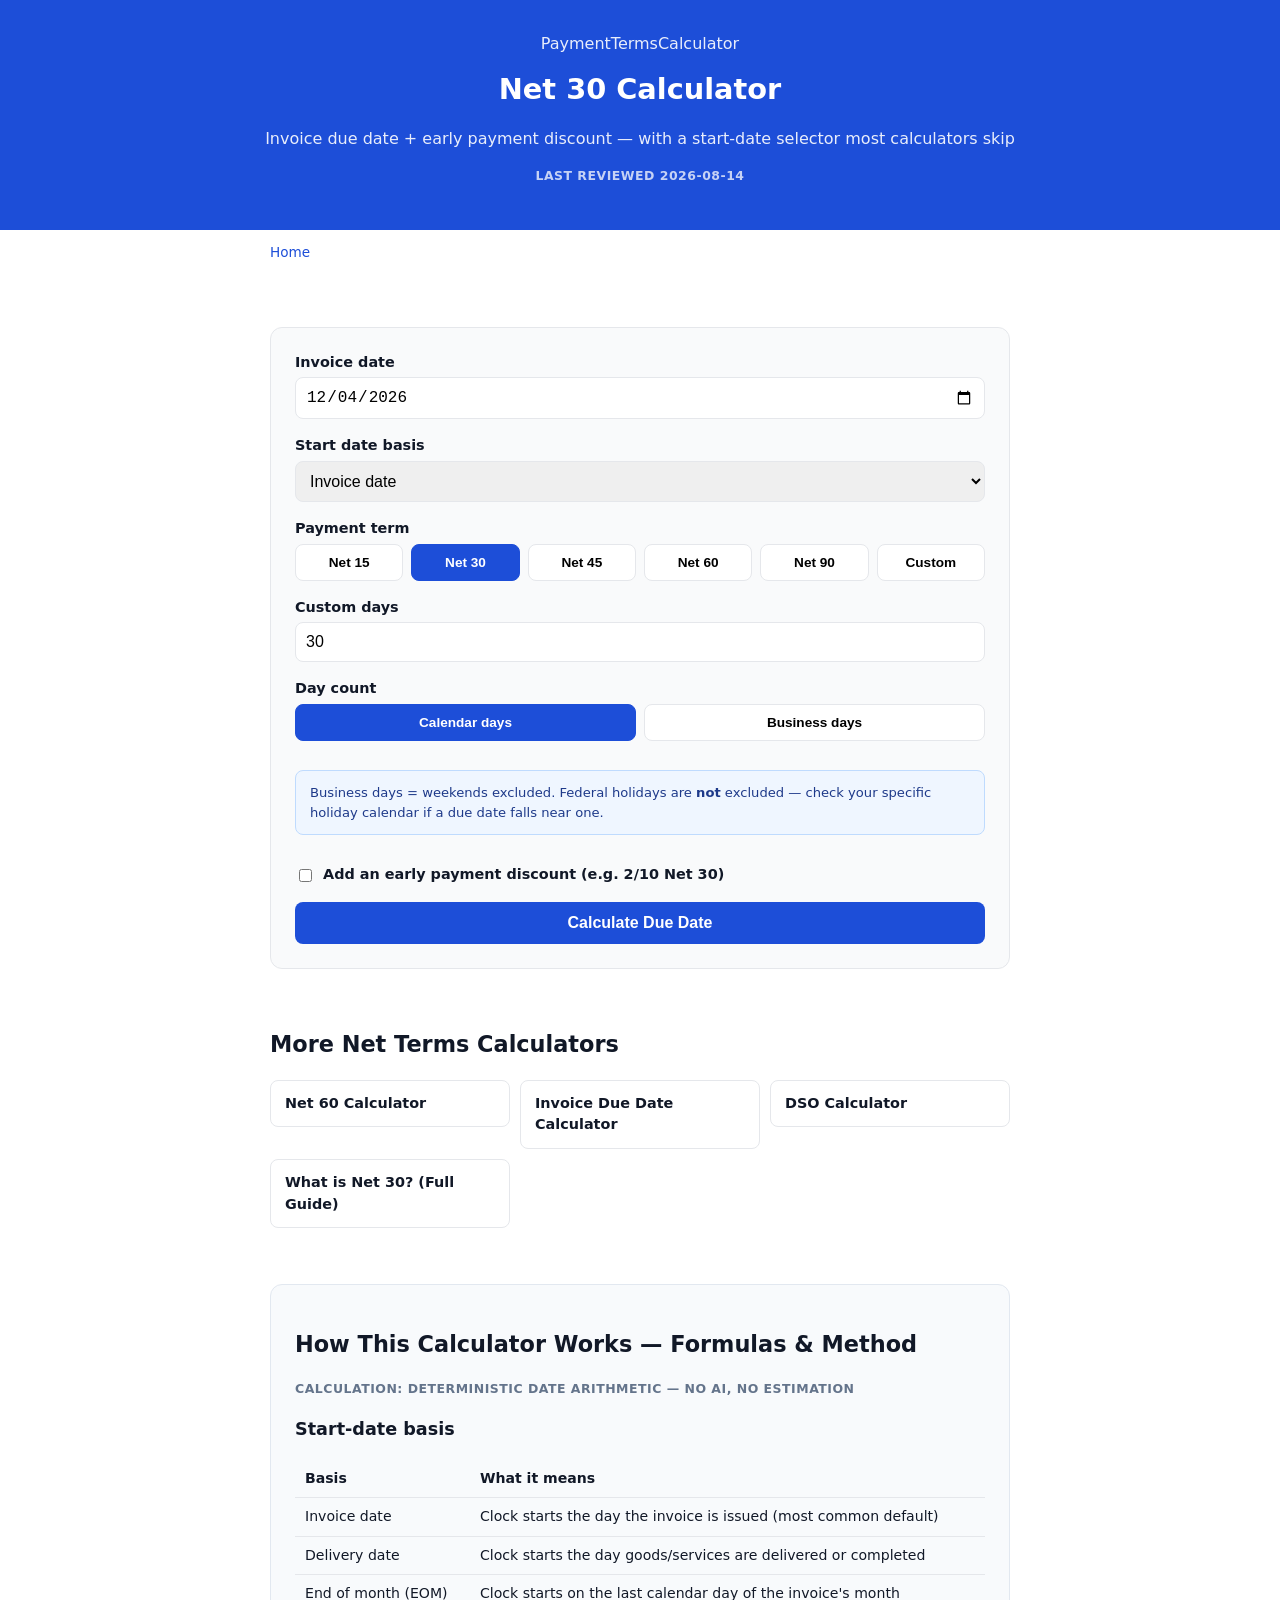
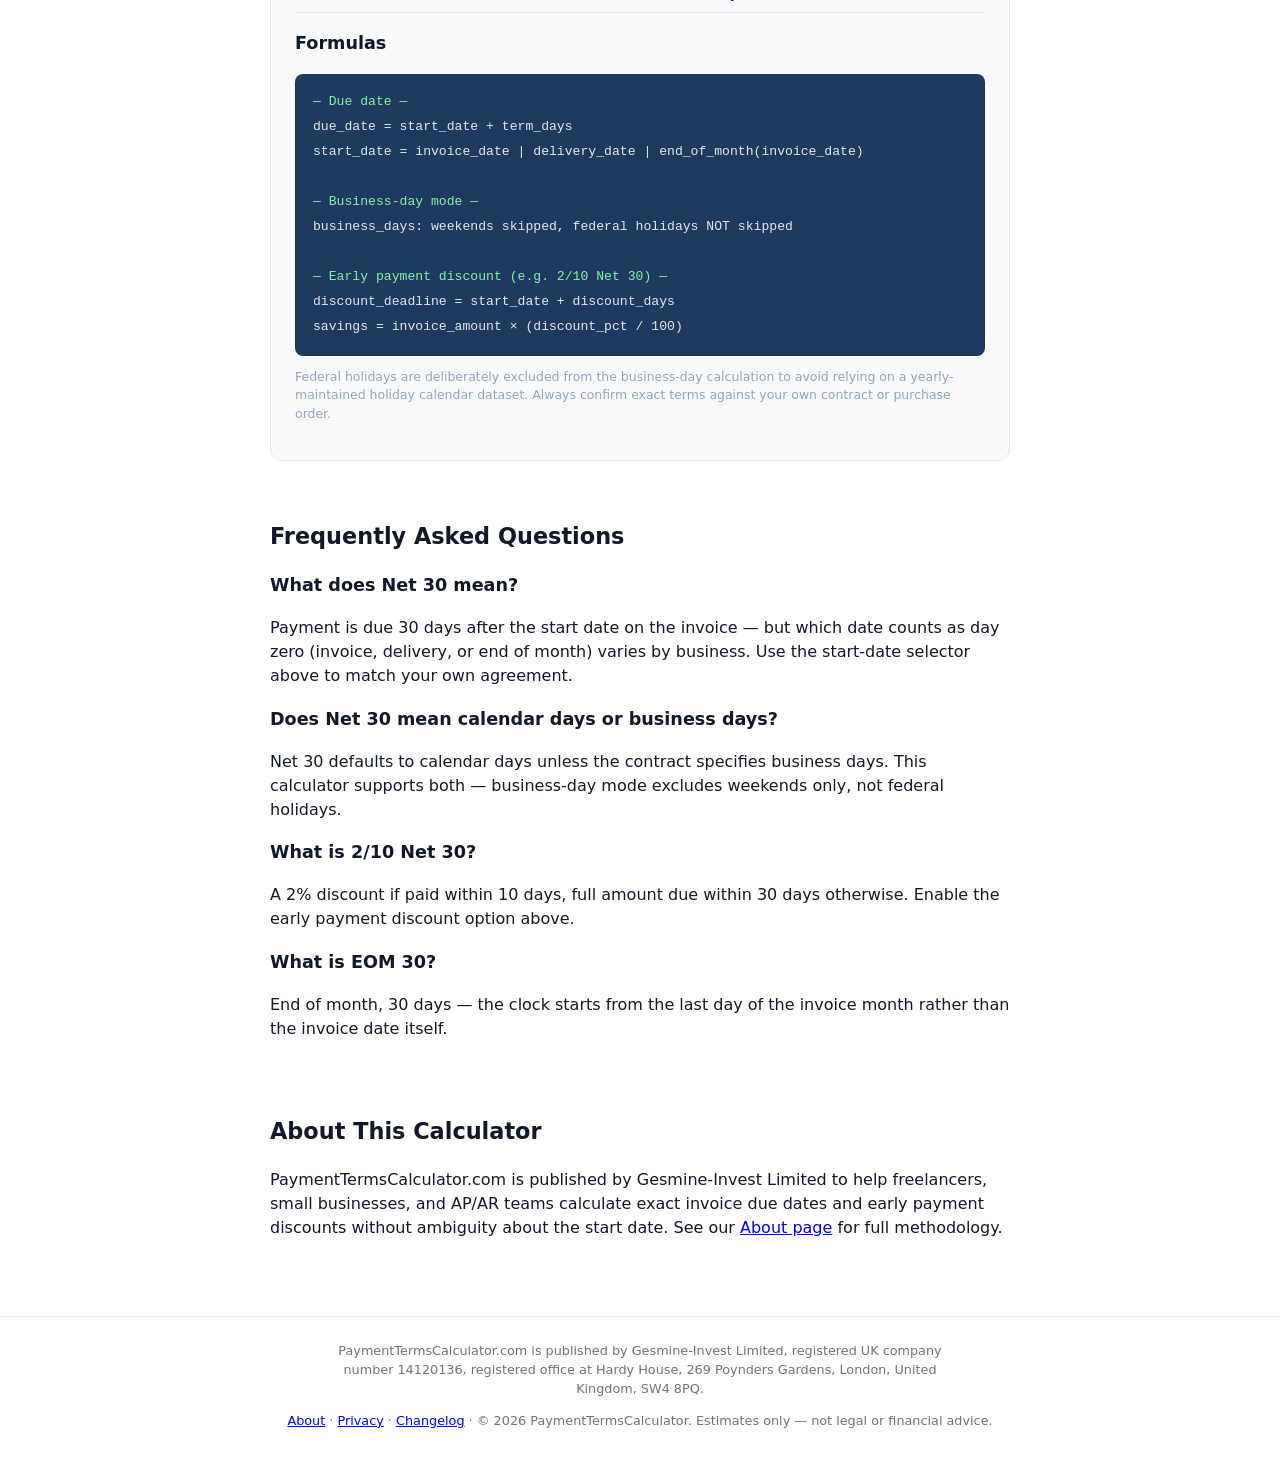
<file: index.html>
<!DOCTYPE html>
<html lang="en">
<head>
<meta charset="UTF-8">
<meta name="viewport" content="width=device-width, initial-scale=1.0">
<title>Net 30 Calculator — Invoice Due Date & Early Payment Discount (2026)</title>
<meta name="description" content="Free Net 30 due date calculator with a start-date selector (invoice, delivery, or end-of-month) and business-days option. Plus 2/10 Net 30 early payment discount calculator.">
<meta name="keywords" content="net 30 calculator, net 60 calculator, invoice due date calculator, net 30 payment terms, 2/10 net 30, days sales outstanding calculator">
<link rel="canonical" href="https://paymenttermscalculator.com/">
<meta property="og:title" content="Net 30 Calculator — Invoice Due Date & Early Payment Discount">
<meta property="og:description" content="Calculate your Net 30 (or Net 15/45/60/90) due date from invoice date, delivery date, or end of month — calendar or business days.">
<meta property="og:type" content="website">
<meta property="og:url" content="https://paymenttermscalculator.com/">
<meta name="twitter:card" content="summary_large_image">
<meta name="google-site-verification" content="yZ4W-J5cxLhgf62e8ZMlWVyIHTKuGg93hFYg3uhtFoU" />
<link rel="icon" href="/favicon.svg" type="image/svg+xml">
<link rel="icon" href="/favicon.png" type="image/png">
<link rel="stylesheet" href="/assets/styles.css">
<script type="application/ld+json">
{
  "@context": "https://schema.org",
  "@graph": [
    {
      "@type": "WebApplication",
      "name": "Net 30 Calculator",
      "description": "Free calculator for Net 30/15/45/60/90 invoice due dates and 2/10 Net 30 early payment discounts, with a start-date basis selector (invoice date, delivery date, or end of month) and calendar/business-day modes.",
      "applicationCategory": "FinanceApplication",
      "operatingSystem": "Any",
      "offers": { "@type": "Offer", "price": "0", "priceCurrency": "USD" },
      "dateModified": "2026-08-14",
      "version": "2026-08-v1",
      "author": {
        "@type": "Organization",
        "name": "Gesmine-Invest Limited",
        "legalName": "Gesmine-Invest Limited",
        "url": "https://paymenttermscalculator.com",
        "identifier": { "@type": "PropertyValue", "propertyID": "UK Company Number", "value": "14120136" },
        "address": { "@type": "PostalAddress", "streetAddress": "Hardy House, 269 Poynders Gardens", "addressLocality": "London", "postalCode": "SW4 8PQ", "addressCountry": "GB" }
      },
      "publisher": {
        "@type": "Organization",
        "name": "Gesmine-Invest Limited",
        "legalName": "Gesmine-Invest Limited",
        "url": "https://paymenttermscalculator.com",
        "identifier": { "@type": "PropertyValue", "propertyID": "UK Company Number", "value": "14120136" },
        "address": { "@type": "PostalAddress", "streetAddress": "Hardy House, 269 Poynders Gardens", "addressLocality": "London", "postalCode": "SW4 8PQ", "addressCountry": "GB" }
      }
    },
    {
      "@type": "FAQPage",
      "mainEntity": [
        {
          "@type": "Question",
          "name": "What does Net 30 mean?",
          "acceptedAnswer": { "@type": "Answer", "text": "Net 30 means payment is due 30 days after the start date on the invoice — but which date counts as day zero varies by business: invoice date, delivery date, or end of the invoice month (EOM 30) are all used in practice. Use the start-date selector above to match your own agreement." }
        },
        {
          "@type": "Question",
          "name": "Does Net 30 mean calendar days or business days?",
          "acceptedAnswer": { "@type": "Answer", "text": "Net 30 defaults to calendar days unless the contract specifies business days. This calculator supports both — the business-days mode excludes weekends only; it does not exclude federal holidays, so check your own calendar if the due date falls near one." }
        },
        {
          "@type": "Question",
          "name": "What is 2/10 Net 30?",
          "acceptedAnswer": { "@type": "Answer", "text": "2/10 Net 30 means the buyer gets a 2% discount if they pay within 10 days of the start date, with the full amount due within 30 days otherwise. Enable the early payment discount option above to calculate your deadline and savings." }
        },
        {
          "@type": "Question",
          "name": "How do I calculate a Net 30 due date?",
          "acceptedAnswer": { "@type": "Answer", "text": "Due date = start date + 30 days. Enter your invoice date, choose your start-date basis (invoice, delivery, or end of month) and day-count mode (calendar or business days), and the calculator returns the exact due date." }
        },
        {
          "@type": "Question",
          "name": "What is EOM 30 payment terms?",
          "acceptedAnswer": { "@type": "Answer", "text": "EOM 30 (end of month, 30 days) means the 30-day clock starts from the last day of the invoice month, not the invoice date itself — so an invoice dated any day in August is due 30 days after August 31." }
        },
        {
          "@type": "Question",
          "name": "Is Net 30 the same for every invoice?",
          "acceptedAnswer": { "@type": "Answer", "text": "No — Net 30 is a common default but the actual start date (invoice, delivery, or EOM) and day-count method (calendar or business) vary by vendor agreement. Always confirm the specific terms on your contract or purchase order." }
        }
      ]
    },
    {
      "@type": "BreadcrumbList",
      "itemListElement": [
        { "@type": "ListItem", "position": 1, "name": "Home", "item": "https://paymenttermscalculator.com/" }
      ]
    }
  ]
}
</script>
</head>
<body>
<header>
  <a href="/">PaymentTermsCalculator</a>
  <h1>Net 30 Calculator</h1>
  <p>Invoice due date + early payment discount — with a start-date selector most calculators skip</p>
  <p class="reviewed-badge">Last reviewed 2026-08-14</p>
</header>
<nav class="crumbs"><a href="/">Home</a></nav>
<main>

<section>
  <form onsubmit="event.preventDefault(); calcDueDate();">
    <label>Invoice date
      <input type="date" id="invoiceDate" onchange="calcDueDate()">
    </label>

    <label>Start date basis
      <select id="basis" onchange="toggleBasisInputs(); calcDueDate();">
        <option value="invoice">Invoice date</option>
        <option value="delivery">Delivery date</option>
        <option value="eom">End of invoice month (EOM)</option>
      </select>
    </label>

    <label id="deliveryRow" style="display:none;">Delivery date
      <input type="date" id="deliveryDate" onchange="calcDueDate()">
    </label>

    <label>Payment term
      <div class="toggle-group" id="term-toggle">
        <button type="button" onclick="setTerm(this,15)">Net 15</button>
        <button type="button" class="active" onclick="setTerm(this,30)">Net 30</button>
        <button type="button" onclick="setTerm(this,45)">Net 45</button>
        <button type="button" onclick="setTerm(this,60)">Net 60</button>
        <button type="button" onclick="setTerm(this,90)">Net 90</button>
        <button type="button" onclick="setTerm(this,'custom')">Custom</button>
      </div>
    </label>
    <label class="concession-input" style="display:flex;">
      <span>Custom days</span>
      <input type="number" id="customDays" min="1" value="30" onchange="calcDueDate()">
    </label>

    <label>Day count
      <div class="toggle-group" id="daymode-toggle">
        <button type="button" class="active" onclick="setDayMode(this,'calendar')">Calendar days</button>
        <button type="button" onclick="setDayMode(this,'business')">Business days</button>
      </div>
    </label>
    <p class="basis-note">Business days = weekends excluded. Federal holidays are <strong>not</strong> excluded — check your specific holiday calendar if a due date falls near one.</p>

    <label style="flex-direction:row;align-items:center;gap:8px;">
      <input type="checkbox" id="discountEnable" onchange="toggleDiscountSection()" style="width:auto;">
      <span>Add an early payment discount (e.g. 2/10 Net 30)</span>
    </label>
    <div id="discountFields" style="display:none;grid-template-columns:1fr 1fr 1fr;gap:12px;">
      <label>Discount days<input type="number" id="discountDays" value="10" onchange="calcDueDate()"></label>
      <label>Discount %<input type="number" id="discountPct" value="2" step="0.1" onchange="calcDueDate()"></label>
      <label>Invoice amount ($)<input type="number" id="invoiceAmount" value="0" onchange="calcDueDate()"></label>
    </div>

    <button type="submit" class="submit-btn">Calculate Due Date</button>
  </form>

  <div id="results" style="display:none;margin-top:20px;padding:20px;background:var(--brand-light);border-radius:var(--radius);">
    <div class="result-amount" id="r-due"></div>
    <div class="result-row"><span>Start date used</span><span id="r-start"></span></div>
    <div class="result-row"><span>Days remaining</span><span id="r-remaining"></span></div>
    <div id="discount-result-row" style="display:none;margin-top:12px;padding-top:12px;border-top:1px solid rgba(0,0,0,.1);">
      <div class="result-row"><span>Discount deadline</span><span id="r-discount-deadline"></span></div>
      <div class="result-row"><span>Savings if paid early</span><span id="r-discount-savings"></span></div>
      <div class="result-row"><span>Amount due if paid early</span><span id="r-discount-amount-due"></span></div>
    </div>
  </div>
</section>

<section>
  <h2>More Net Terms Calculators</h2>
  <ul class="tool-links">
    <li><a href="/net-60-calculator/">Net 60 Calculator</a></li>
    <li><a href="/invoice-due-date-calculator/">Invoice Due Date Calculator</a></li>
    <li><a href="/days-sales-outstanding-calculator/">DSO Calculator</a></li>
    <li><a href="/net-30-payment-terms-explained/">What is Net 30? (Full Guide)</a></li>
  </ul>
</section>

<section class="formula-section">
  <h2>How This Calculator Works — Formulas &amp; Method</h2>
  <p class="source-line">Calculation: deterministic date arithmetic — no AI, no estimation</p>
  <h3>Start-date basis</h3>
  <table>
    <tr><th>Basis</th><th>What it means</th></tr>
    <tr><td>Invoice date</td><td>Clock starts the day the invoice is issued (most common default)</td></tr>
    <tr><td>Delivery date</td><td>Clock starts the day goods/services are delivered or completed</td></tr>
    <tr><td>End of month (EOM)</td><td>Clock starts on the last calendar day of the invoice's month</td></tr>
  </table>
  <h3>Formulas</h3>
  <div class="formula-code">
    <span style="color:#86efac;">— Due date —</span><br>
    due_date = start_date + term_days<br>
    start_date = invoice_date | delivery_date | end_of_month(invoice_date)<br><br>
    <span style="color:#86efac;">— Business-day mode —</span><br>
    business_days: weekends skipped, federal holidays NOT skipped<br><br>
    <span style="color:#86efac;">— Early payment discount (e.g. 2/10 Net 30) —</span><br>
    discount_deadline = start_date + discount_days<br>
    savings = invoice_amount × (discount_pct / 100)
  </div>
  <p class="formula-footnote">Federal holidays are deliberately excluded from the business-day calculation to avoid relying on a yearly-maintained holiday calendar dataset. Always confirm exact terms against your own contract or purchase order.</p>
</section>

<section>
  <h2>Frequently Asked Questions</h2>
  <div class="faq-item"><h3>What does Net 30 mean?</h3><p>Payment is due 30 days after the start date on the invoice — but which date counts as day zero (invoice, delivery, or end of month) varies by business. Use the start-date selector above to match your own agreement.</p></div>
  <div class="faq-item"><h3>Does Net 30 mean calendar days or business days?</h3><p>Net 30 defaults to calendar days unless the contract specifies business days. This calculator supports both — business-day mode excludes weekends only, not federal holidays.</p></div>
  <div class="faq-item"><h3>What is 2/10 Net 30?</h3><p>A 2% discount if paid within 10 days, full amount due within 30 days otherwise. Enable the early payment discount option above.</p></div>
  <div class="faq-item"><h3>What is EOM 30?</h3><p>End of month, 30 days — the clock starts from the last day of the invoice month rather than the invoice date itself.</p></div>
</section>

<section class="eeat-title">
  <h2>About This Calculator</h2>
  <p>PaymentTermsCalculator.com is published by Gesmine-Invest Limited to help freelancers, small businesses, and AP/AR teams calculate exact invoice due dates and early payment discounts without ambiguity about the start date. See our <a href="/about/">About page</a> for full methodology.</p>
</section>

</main>
<footer>
<p>PaymentTermsCalculator.com is published by Gesmine-Invest Limited, registered UK company number 14120136, registered office at Hardy House, 269 Poynders Gardens, London, United Kingdom, SW4 8PQ.</p>
<p><a href="/about/">About</a> · <a href="/privacy/">Privacy</a> · <a href="/changelog/">Changelog</a> · &copy; 2026 PaymentTermsCalculator. Estimates only — not legal or financial advice.</p>
</footer>
<script src="/assets/calc-engine.js"></script>
<script>
document.getElementById('invoiceDate').value = new Date().toISOString().slice(0,10);
</script>
</body>
</html>
</file>
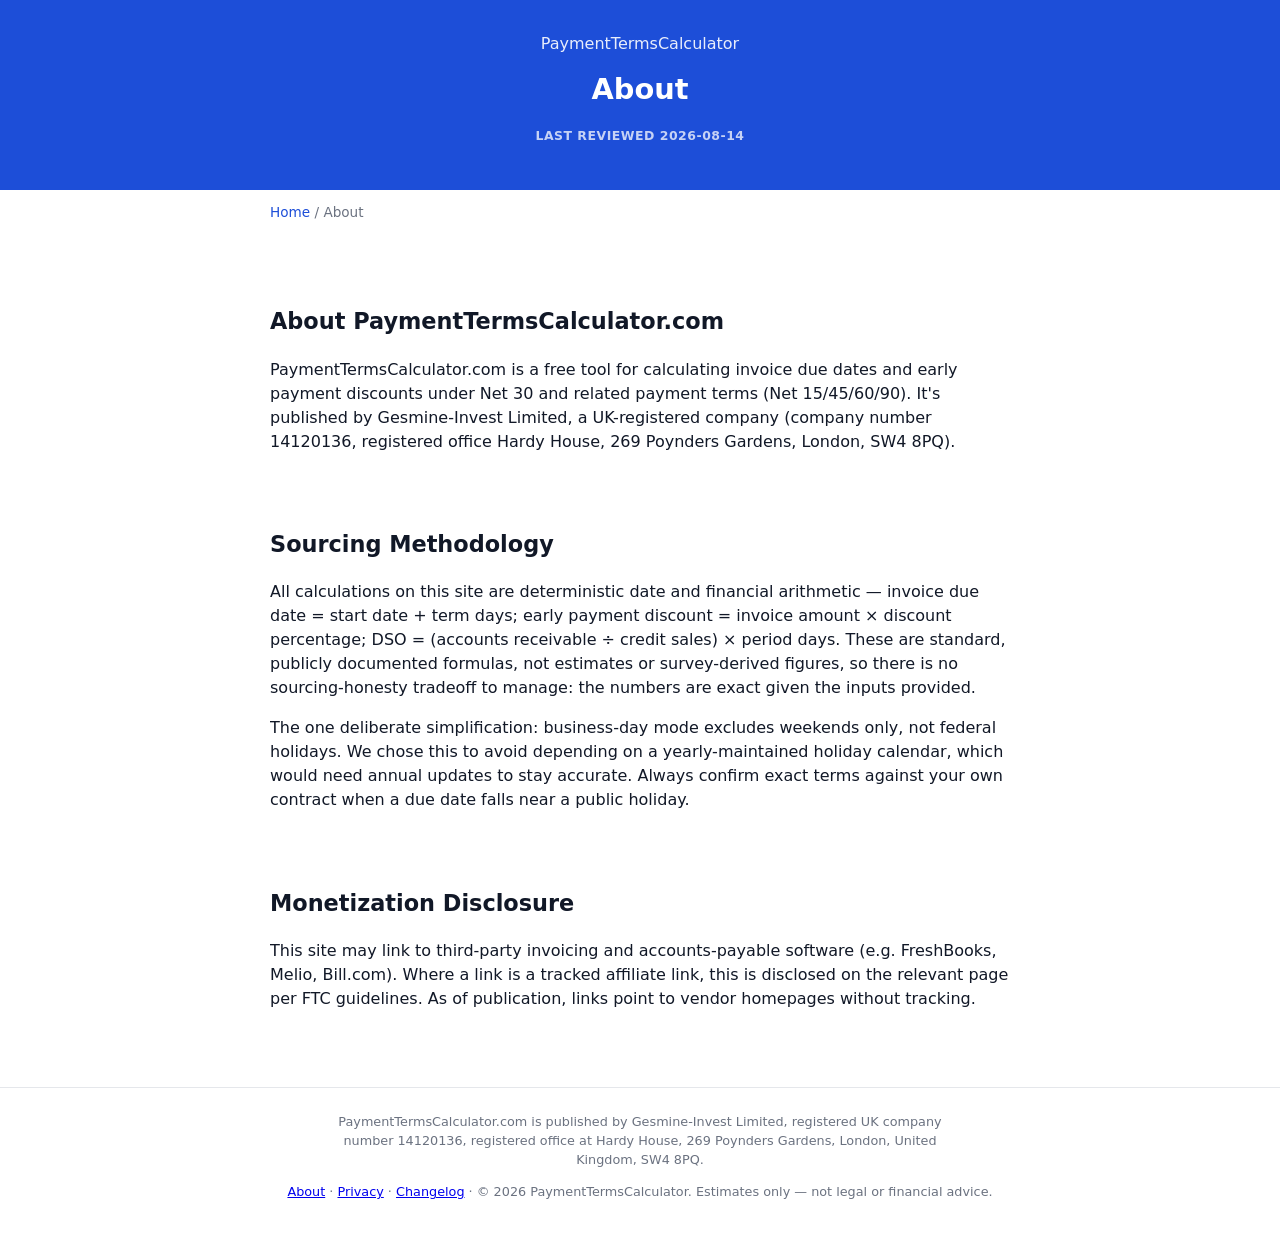
<file: about/index.html>
<!DOCTYPE html>
<html lang="en">
<head>
<meta charset="UTF-8">
<meta name="viewport" content="width=device-width, initial-scale=1.0">
<title>About — PaymentTermsCalculator.com</title>
<meta name="description" content="About PaymentTermsCalculator.com — publisher info, calculation methodology, and monetization disclosure.">
<link rel="canonical" href="https://paymenttermscalculator.com/about/">
<meta property="og:title" content="About — PaymentTermsCalculator.com">
<meta property="og:description" content="About PaymentTermsCalculator.com — publisher info, calculation methodology, and monetization disclosure.">
<meta property="og:type" content="website">
<meta property="og:url" content="https://paymenttermscalculator.com/about/">
<meta name="twitter:card" content="summary_large_image">
<meta name="google-site-verification" content="yZ4W-J5cxLhgf62e8ZMlWVyIHTKuGg93hFYg3uhtFoU" />
<link rel="icon" href="/favicon.svg" type="image/svg+xml">
<link rel="icon" href="/favicon.png" type="image/png">
<link rel="stylesheet" href="/assets/styles.css">
<script type="application/ld+json">{"@context":"https://schema.org","@graph":[{"@type":"Organization","name":"Gesmine-Invest Limited","legalName":"Gesmine-Invest Limited","url":"https://paymenttermscalculator.com","identifier":{"@type":"PropertyValue","propertyID":"UK Company Number","value":"14120136"},"address":{"@type":"PostalAddress","streetAddress":"Hardy House, 269 Poynders Gardens","addressLocality":"London","postalCode":"SW4 8PQ","addressCountry":"GB"}}]}</script>
</head>
<body>
<header>
  <a href="/">PaymentTermsCalculator</a>
  <h1>About</h1>
  <p></p>
  <p class="reviewed-badge">Last reviewed 2026-08-14</p>
</header>
<nav class="crumbs"><a href="/">Home</a> / About</nav>
<main>

<section>
  <h2>About PaymentTermsCalculator.com</h2>
  <p>PaymentTermsCalculator.com is a free tool for calculating invoice due dates and early payment discounts under Net 30 and related payment terms (Net 15/45/60/90). It's published by Gesmine-Invest Limited, a UK-registered company (company number 14120136, registered office Hardy House, 269 Poynders Gardens, London, SW4 8PQ).</p>
</section>
<section>
  <h2>Sourcing Methodology</h2>
  <p>All calculations on this site are deterministic date and financial arithmetic — invoice due date = start date + term days; early payment discount = invoice amount × discount percentage; DSO = (accounts receivable ÷ credit sales) × period days. These are standard, publicly documented formulas, not estimates or survey-derived figures, so there is no sourcing-honesty tradeoff to manage: the numbers are exact given the inputs provided.</p>
  <p>The one deliberate simplification: business-day mode excludes weekends only, not federal holidays. We chose this to avoid depending on a yearly-maintained holiday calendar, which would need annual updates to stay accurate. Always confirm exact terms against your own contract when a due date falls near a public holiday.</p>
</section>
<section>
  <h2>Monetization Disclosure</h2>
  <p>This site may link to third-party invoicing and accounts-payable software (e.g. FreshBooks, Melio, Bill.com). Where a link is a tracked affiliate link, this is disclosed on the relevant page per FTC guidelines. As of publication, links point to vendor homepages without tracking.</p>
</section>
</main>
<footer>
<p>PaymentTermsCalculator.com is published by Gesmine-Invest Limited, registered UK company number 14120136, registered office at Hardy House, 269 Poynders Gardens, London, United Kingdom, SW4 8PQ.</p>
<p><a href="/about/">About</a> · <a href="/privacy/">Privacy</a> · <a href="/changelog/">Changelog</a> · &copy; 2026 PaymentTermsCalculator. Estimates only — not legal or financial advice.</p>
</footer>
<script src="/assets/calc-engine.js"></script>
</body>
</html>
</file>
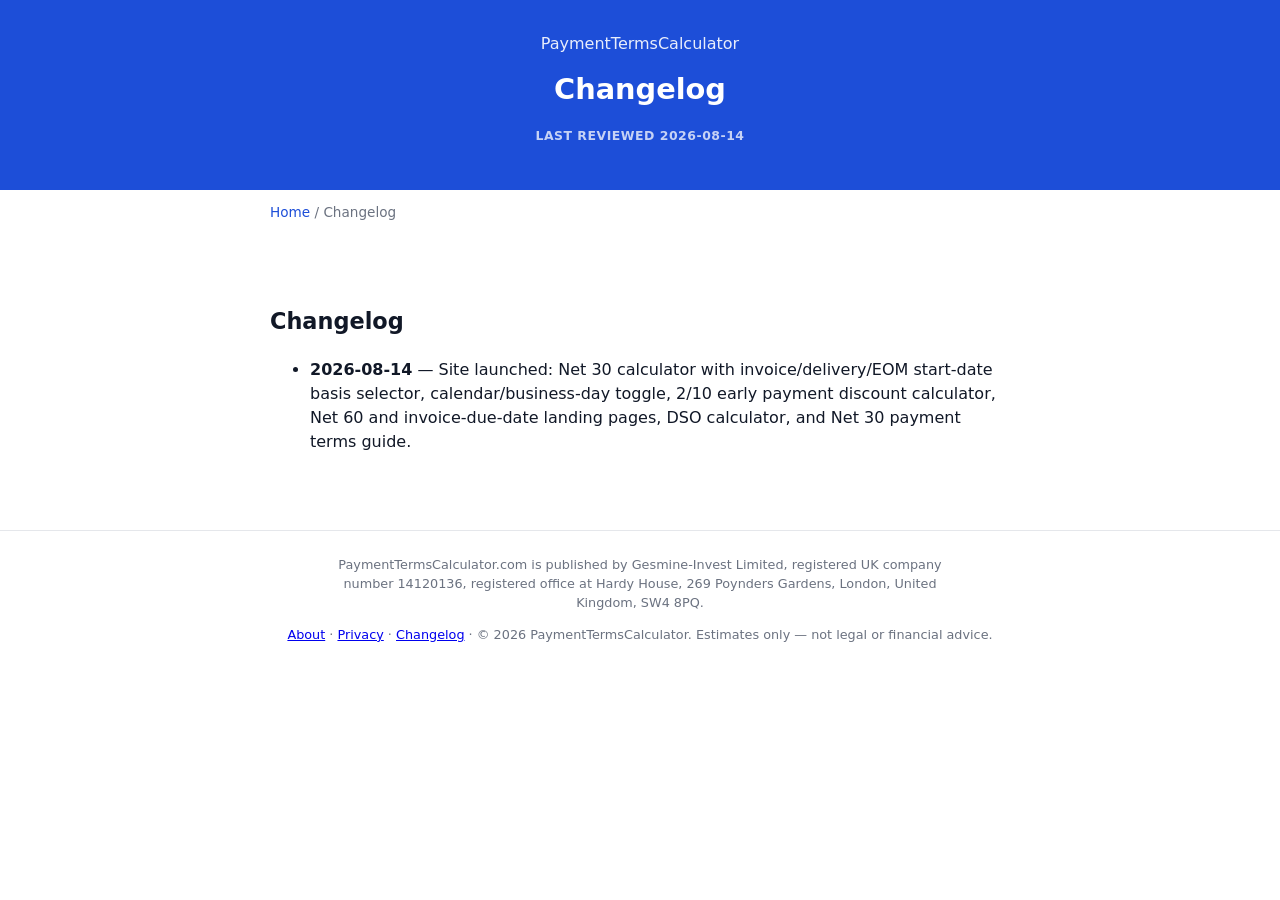
<file: changelog/index.html>
<!DOCTYPE html>
<html lang="en">
<head>
<meta charset="UTF-8">
<meta name="viewport" content="width=device-width, initial-scale=1.0">
<title>Changelog — PaymentTermsCalculator.com</title>
<meta name="description" content="What changed on PaymentTermsCalculator.com and when.">
<link rel="canonical" href="https://paymenttermscalculator.com/changelog/">
<meta property="og:title" content="Changelog — PaymentTermsCalculator.com">
<meta property="og:description" content="What changed on PaymentTermsCalculator.com and when.">
<meta property="og:type" content="website">
<meta property="og:url" content="https://paymenttermscalculator.com/changelog/">
<meta name="twitter:card" content="summary_large_image">
<meta name="google-site-verification" content="yZ4W-J5cxLhgf62e8ZMlWVyIHTKuGg93hFYg3uhtFoU" />
<link rel="icon" href="/favicon.svg" type="image/svg+xml">
<link rel="icon" href="/favicon.png" type="image/png">
<link rel="stylesheet" href="/assets/styles.css">
<script type="application/ld+json">{"@context":"https://schema.org","@graph":[{"@type":"Organization","name":"Gesmine-Invest Limited","legalName":"Gesmine-Invest Limited","url":"https://paymenttermscalculator.com","identifier":{"@type":"PropertyValue","propertyID":"UK Company Number","value":"14120136"},"address":{"@type":"PostalAddress","streetAddress":"Hardy House, 269 Poynders Gardens","addressLocality":"London","postalCode":"SW4 8PQ","addressCountry":"GB"}}]}</script>
</head>
<body>
<header>
  <a href="/">PaymentTermsCalculator</a>
  <h1>Changelog</h1>
  <p></p>
  <p class="reviewed-badge">Last reviewed 2026-08-14</p>
</header>
<nav class="crumbs"><a href="/">Home</a> / Changelog</nav>
<main>

<section>
<h2>Changelog</h2>
<ul>
<li><strong>2026-08-14</strong> — Site launched: Net 30 calculator with invoice/delivery/EOM start-date basis selector, calendar/business-day toggle, 2/10 early payment discount calculator, Net 60 and invoice-due-date landing pages, DSO calculator, and Net 30 payment terms guide.</li>
</ul>
</section>
</main>
<footer>
<p>PaymentTermsCalculator.com is published by Gesmine-Invest Limited, registered UK company number 14120136, registered office at Hardy House, 269 Poynders Gardens, London, United Kingdom, SW4 8PQ.</p>
<p><a href="/about/">About</a> · <a href="/privacy/">Privacy</a> · <a href="/changelog/">Changelog</a> · &copy; 2026 PaymentTermsCalculator. Estimates only — not legal or financial advice.</p>
</footer>
<script src="/assets/calc-engine.js"></script>
</body>
</html>
</file>
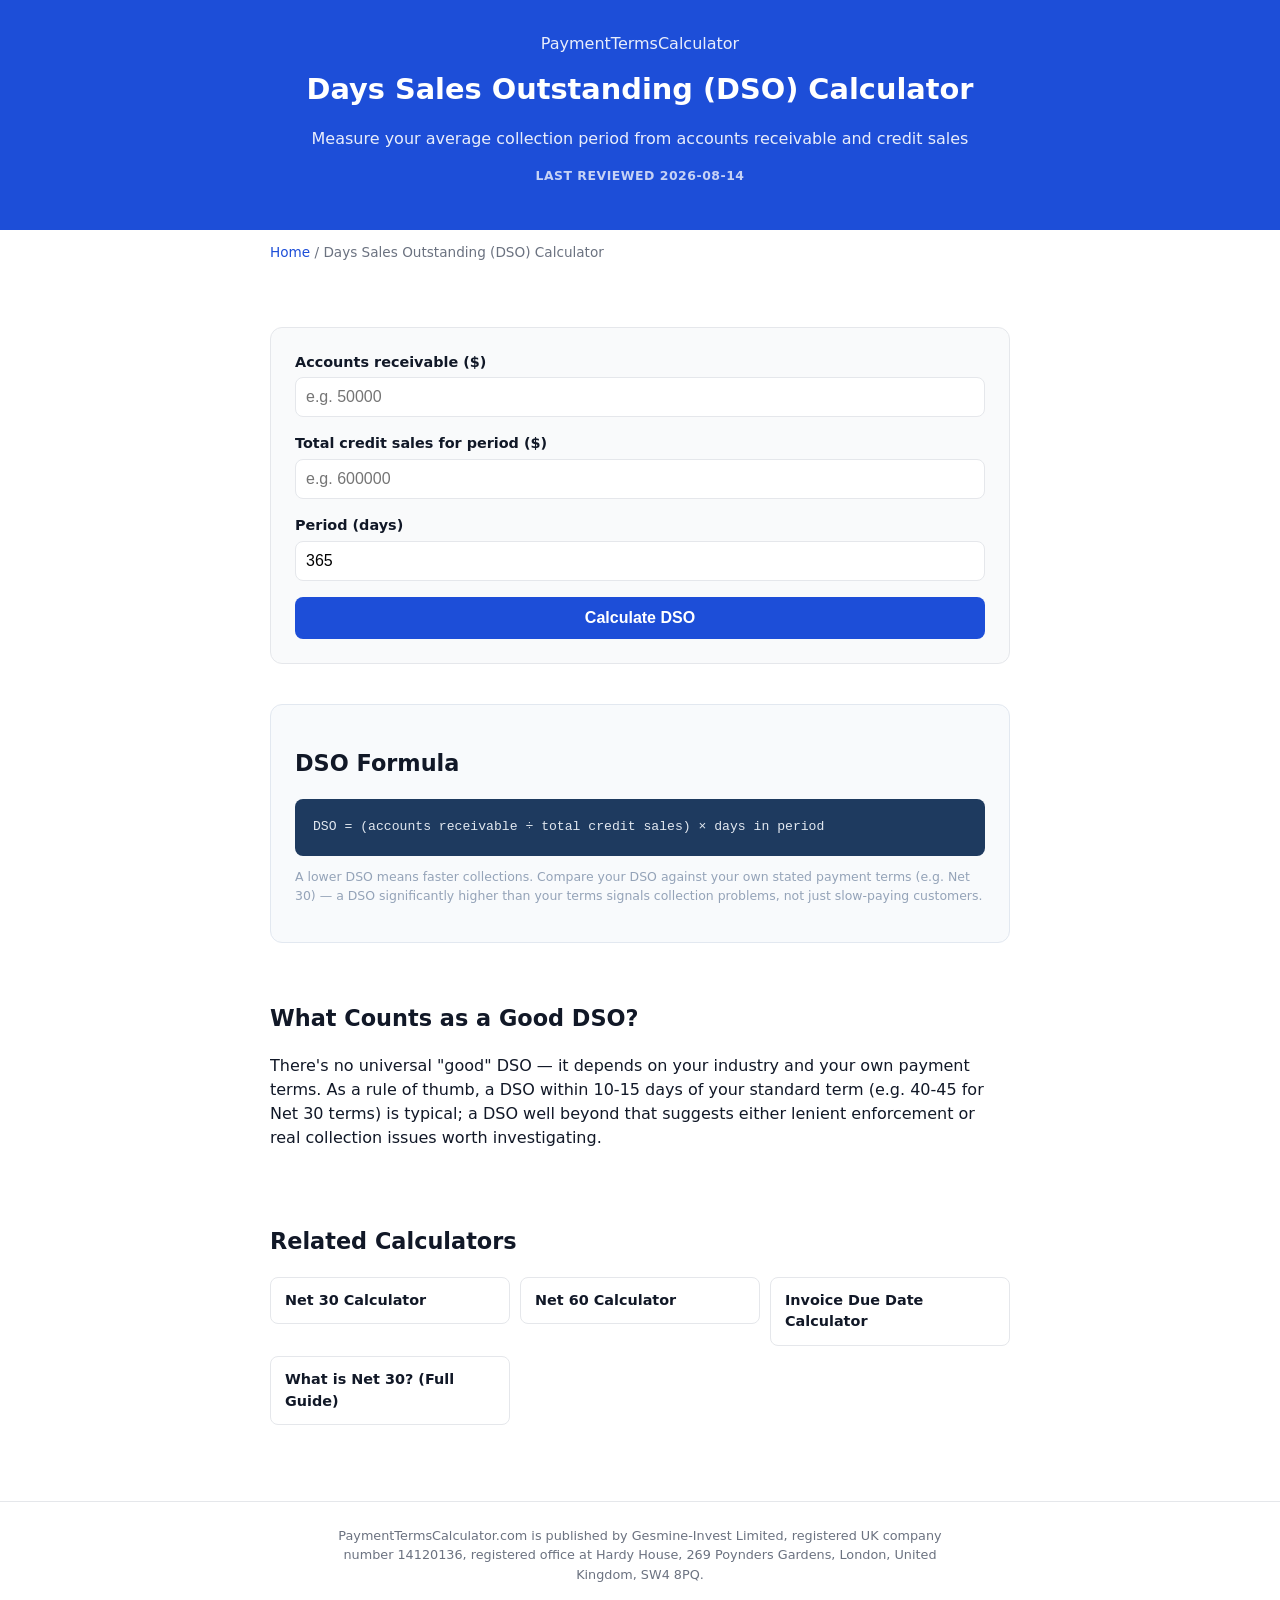
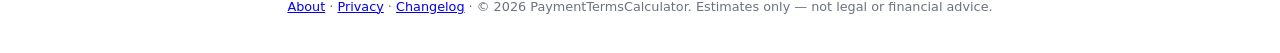
<file: days-sales-outstanding-calculator/index.html>
<!DOCTYPE html>
<html lang="en">
<head>
<meta charset="UTF-8">
<meta name="viewport" content="width=device-width, initial-scale=1.0">
<title>Days Sales Outstanding (DSO) Calculator (2026)</title>
<meta name="description" content="Free DSO calculator — measure how long it takes your business to collect payment after a sale. Formula: (AR / credit sales) x days.">
<link rel="canonical" href="https://paymenttermscalculator.com/days-sales-outstanding-calculator/">
<meta property="og:title" content="Days Sales Outstanding (DSO) Calculator (2026)">
<meta property="og:description" content="Free DSO calculator — measure how long it takes your business to collect payment after a sale. Formula: (AR / credit sales) x days.">
<meta property="og:type" content="website">
<meta property="og:url" content="https://paymenttermscalculator.com/days-sales-outstanding-calculator/">
<meta name="twitter:card" content="summary_large_image">
<meta name="google-site-verification" content="yZ4W-J5cxLhgf62e8ZMlWVyIHTKuGg93hFYg3uhtFoU" />
<link rel="icon" href="/favicon.svg" type="image/svg+xml">
<link rel="icon" href="/favicon.png" type="image/png">
<link rel="stylesheet" href="/assets/styles.css">
<script type="application/ld+json">{"@context":"https://schema.org","@graph":[{"@type":"WebApplication","applicationCategory":"FinanceApplication","operatingSystem":"Any","offers":{"@type":"Offer","price":"0","priceCurrency":"USD"},"dateModified":"2026-08-14","author":{"@type":"Organization","name":"Gesmine-Invest Limited","legalName":"Gesmine-Invest Limited","url":"https://paymenttermscalculator.com","identifier":{"@type":"PropertyValue","propertyID":"UK Company Number","value":"14120136"},"address":{"@type":"PostalAddress","streetAddress":"Hardy House, 269 Poynders Gardens","addressLocality":"London","postalCode":"SW4 8PQ","addressCountry":"GB"}},"publisher":{"@type":"Organization","name":"Gesmine-Invest Limited","legalName":"Gesmine-Invest Limited","url":"https://paymenttermscalculator.com","identifier":{"@type":"PropertyValue","propertyID":"UK Company Number","value":"14120136"},"address":{"@type":"PostalAddress","streetAddress":"Hardy House, 269 Poynders Gardens","addressLocality":"London","postalCode":"SW4 8PQ","addressCountry":"GB"}},"version":"2026-08-v1","name":"Days Sales Outstanding (DSO) Calculator","description":"Free DSO calculator: (accounts receivable / total credit sales) x days in period."},{"@type":"FAQPage","mainEntity":[{"@type":"Question","name":"What is DSO?","acceptedAnswer":{"@type":"Answer","text":"Days Sales Outstanding measures the average number of days it takes a company to collect payment after a sale, calculated as (accounts receivable / total credit sales) × days in period."}},{"@type":"Question","name":"How is DSO calculated?","acceptedAnswer":{"@type":"Answer","text":"DSO = (accounts receivable ÷ total credit sales) × number of days in the period being measured."}}]},{"@type":"BreadcrumbList","itemListElement":[{"@type":"ListItem","position":1,"name":"Home","item":"https://paymenttermscalculator.com/"},{"@type":"ListItem","position":2,"name":"DSO Calculator","item":"https://paymenttermscalculator.com/days-sales-outstanding-calculator/"}]}]}</script>
</head>
<body>
<header>
  <a href="/">PaymentTermsCalculator</a>
  <h1>Days Sales Outstanding (DSO) Calculator</h1>
  <p>Measure your average collection period from accounts receivable and credit sales</p>
  <p class="reviewed-badge">Last reviewed 2026-08-14</p>
</header>
<nav class="crumbs"><a href="/">Home</a> / Days Sales Outstanding (DSO) Calculator</nav>
<main>

<section>
  <form onsubmit="event.preventDefault(); calcDSO();">
    <label>Accounts receivable ($)<input type="number" id="dsoAR" placeholder="e.g. 50000" onchange="calcDSO()"></label>
    <label>Total credit sales for period ($)<input type="number" id="dsoSales" placeholder="e.g. 600000" onchange="calcDSO()"></label>
    <label>Period (days)<input type="number" id="dsoPeriod" value="365" onchange="calcDSO()"></label>
    <button type="submit" class="submit-btn">Calculate DSO</button>
  </form>
  <div id="dso-results" style="display:none;margin-top:20px;padding:20px;background:var(--brand-light);border-radius:var(--radius);">
    <div class="result-amount" id="r-dso"></div>
    <p class="privacy-note">Days Sales Outstanding — average number of days it takes to collect payment after a sale.</p>
  </div>
</section>
<section class="formula-section">
  <h2>DSO Formula</h2>
  <div class="formula-code">DSO = (accounts receivable ÷ total credit sales) × days in period</div>
  <p class="formula-footnote">A lower DSO means faster collections. Compare your DSO against your own stated payment terms (e.g. Net 30) — a DSO significantly higher than your terms signals collection problems, not just slow-paying customers.</p>
</section>
<section>
  <h2>What Counts as a Good DSO?</h2>
  <p>There's no universal "good" DSO — it depends on your industry and your own payment terms. As a rule of thumb, a DSO within 10-15 days of your standard term (e.g. 40-45 for Net 30 terms) is typical; a DSO well beyond that suggests either lenient enforcement or real collection issues worth investigating.</p>
</section>
<section>
  <h2>Related Calculators</h2>
  <ul class="tool-links">
    <li><a href="/">Net 30 Calculator</a></li>
    <li><a href="/net-60-calculator/">Net 60 Calculator</a></li>
    <li><a href="/invoice-due-date-calculator/">Invoice Due Date Calculator</a></li>
    <li><a href="/net-30-payment-terms-explained/">What is Net 30? (Full Guide)</a></li>
  </ul>
</section>
</main>
<footer>
<p>PaymentTermsCalculator.com is published by Gesmine-Invest Limited, registered UK company number 14120136, registered office at Hardy House, 269 Poynders Gardens, London, United Kingdom, SW4 8PQ.</p>
<p><a href="/about/">About</a> · <a href="/privacy/">Privacy</a> · <a href="/changelog/">Changelog</a> · &copy; 2026 PaymentTermsCalculator. Estimates only — not legal or financial advice.</p>
</footer>
<script src="/assets/calc-engine.js"></script>
</body>
</html>
</file>
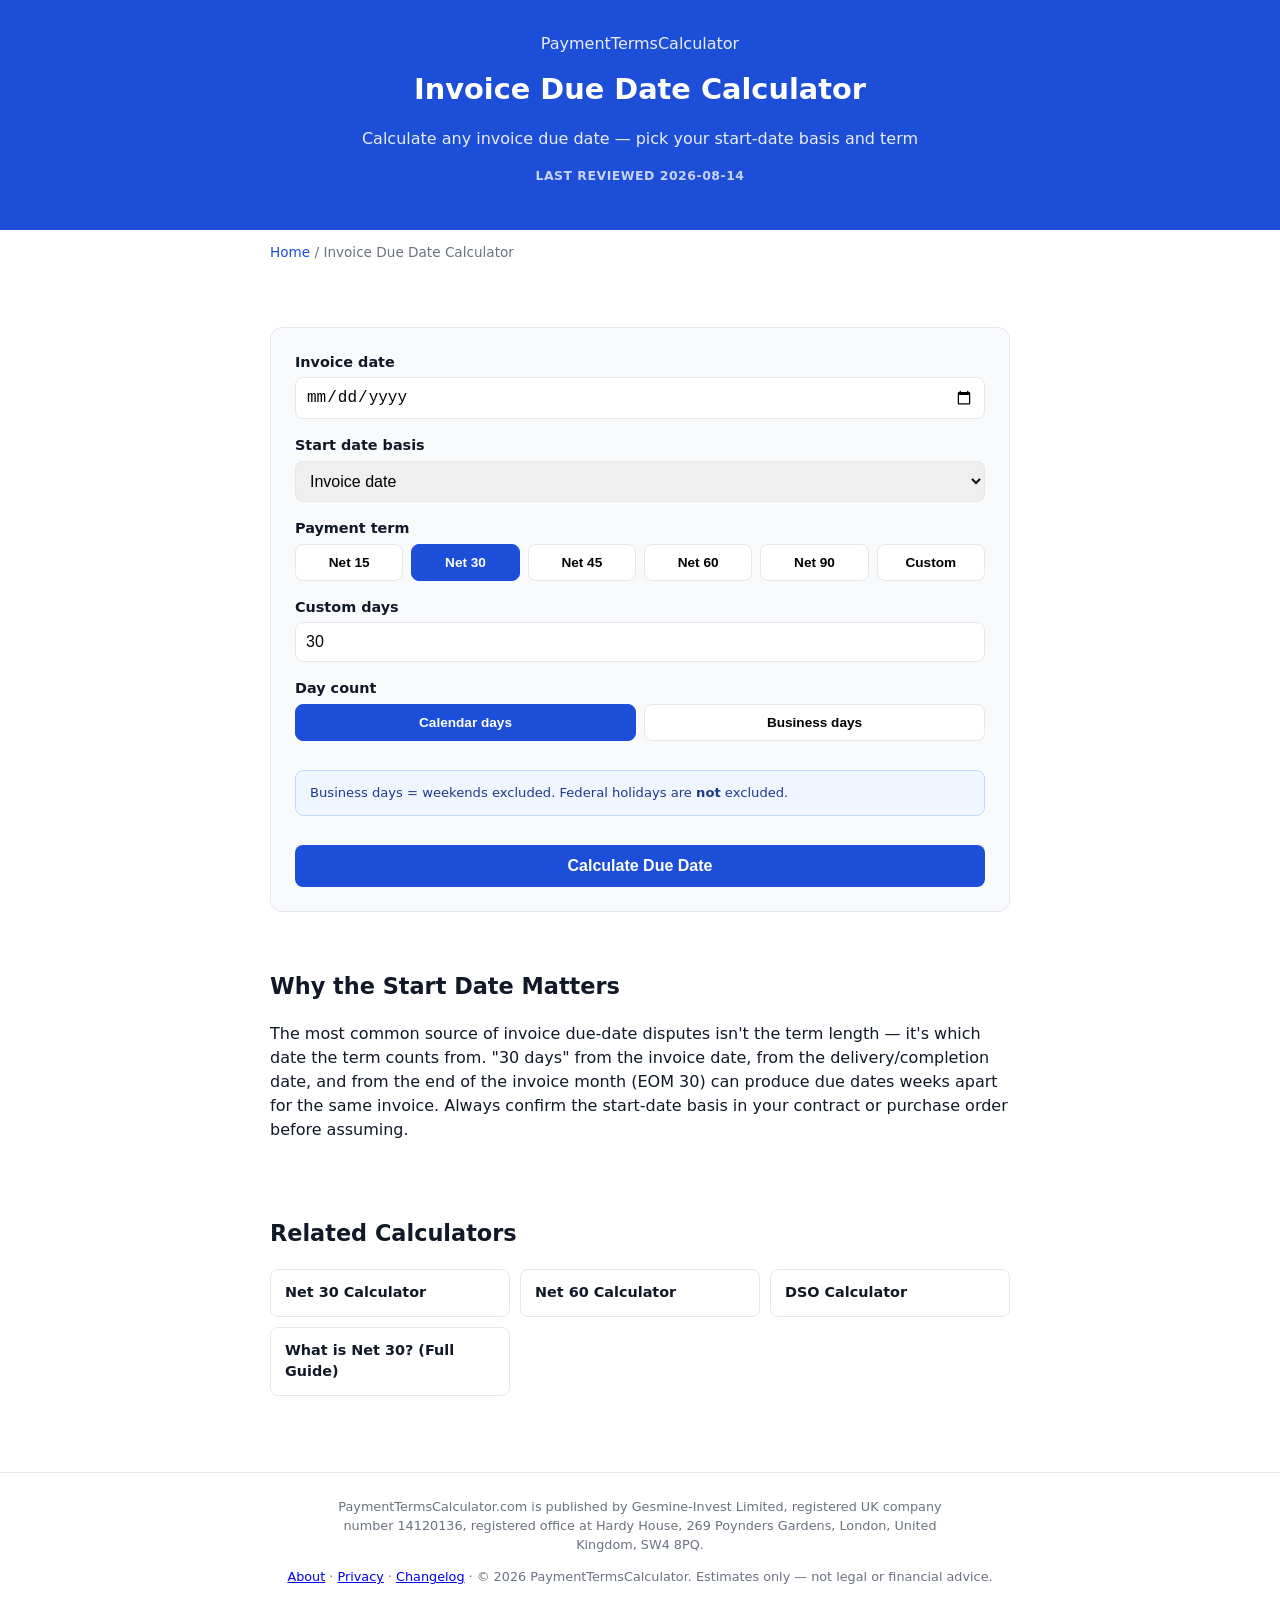
<file: invoice-due-date-calculator/index.html>
<!DOCTYPE html>
<html lang="en">
<head>
<meta charset="UTF-8">
<meta name="viewport" content="width=device-width, initial-scale=1.0">
<title>Invoice Due Date Calculator — Any Payment Term (2026)</title>
<meta name="description" content="Free invoice due date calculator for any payment term (Net 15/30/45/60/90), with invoice/delivery/EOM start-date basis and business-days option.">
<link rel="canonical" href="https://paymenttermscalculator.com/invoice-due-date-calculator/">
<meta property="og:title" content="Invoice Due Date Calculator — Any Payment Term (2026)">
<meta property="og:description" content="Free invoice due date calculator for any payment term (Net 15/30/45/60/90), with invoice/delivery/EOM start-date basis and business-days option.">
<meta property="og:type" content="website">
<meta property="og:url" content="https://paymenttermscalculator.com/invoice-due-date-calculator/">
<meta name="twitter:card" content="summary_large_image">
<meta name="google-site-verification" content="yZ4W-J5cxLhgf62e8ZMlWVyIHTKuGg93hFYg3uhtFoU" />
<link rel="icon" href="/favicon.svg" type="image/svg+xml">
<link rel="icon" href="/favicon.png" type="image/png">
<link rel="stylesheet" href="/assets/styles.css">
<script type="application/ld+json">{"@context":"https://schema.org","@graph":[{"@type":"WebApplication","applicationCategory":"FinanceApplication","operatingSystem":"Any","offers":{"@type":"Offer","price":"0","priceCurrency":"USD"},"dateModified":"2026-08-14","author":{"@type":"Organization","name":"Gesmine-Invest Limited","legalName":"Gesmine-Invest Limited","url":"https://paymenttermscalculator.com","identifier":{"@type":"PropertyValue","propertyID":"UK Company Number","value":"14120136"},"address":{"@type":"PostalAddress","streetAddress":"Hardy House, 269 Poynders Gardens","addressLocality":"London","postalCode":"SW4 8PQ","addressCountry":"GB"}},"publisher":{"@type":"Organization","name":"Gesmine-Invest Limited","legalName":"Gesmine-Invest Limited","url":"https://paymenttermscalculator.com","identifier":{"@type":"PropertyValue","propertyID":"UK Company Number","value":"14120136"},"address":{"@type":"PostalAddress","streetAddress":"Hardy House, 269 Poynders Gardens","addressLocality":"London","postalCode":"SW4 8PQ","addressCountry":"GB"}},"version":"2026-08-v1","name":"Invoice Due Date Calculator","description":"Free calculator for invoice due dates from any payment term, with a start-date basis selector (invoice, delivery, or end of month) and calendar/business-day modes."},{"@type":"FAQPage","mainEntity":[{"@type":"Question","name":"How do I calculate an invoice due date?","acceptedAnswer":{"@type":"Answer","text":"Due date = start date + payment term days. Choose your start-date basis (invoice, delivery, or end of month) and term length above."}},{"@type":"Question","name":"What if my invoice does not state a start-date basis?","acceptedAnswer":{"@type":"Answer","text":"Default to the invoice date unless your contract or PO specifies delivery date or end-of-month terms."}}]},{"@type":"BreadcrumbList","itemListElement":[{"@type":"ListItem","position":1,"name":"Home","item":"https://paymenttermscalculator.com/"},{"@type":"ListItem","position":2,"name":"Invoice Due Date Calculator","item":"https://paymenttermscalculator.com/invoice-due-date-calculator/"}]}]}</script>
</head>
<body>
<header>
  <a href="/">PaymentTermsCalculator</a>
  <h1>Invoice Due Date Calculator</h1>
  <p>Calculate any invoice due date — pick your start-date basis and term</p>
  <p class="reviewed-badge">Last reviewed 2026-08-14</p>
</header>
<nav class="crumbs"><a href="/">Home</a> / Invoice Due Date Calculator</nav>
<main>

<section>
  <form onsubmit="event.preventDefault(); calcDueDate();">
    <label>Invoice date<input type="date" id="invoiceDate" onchange="calcDueDate()"></label>
    <label>Start date basis
      <select id="basis" onchange="toggleBasisInputs(); calcDueDate();">
        <option value="invoice">Invoice date</option>
        <option value="delivery">Delivery date</option>
        <option value="eom">End of invoice month (EOM)</option>
      </select>
    </label>
    <label id="deliveryRow" style="display:none;">Delivery date<input type="date" id="deliveryDate" onchange="calcDueDate()"></label>
    <label>Payment term
      <div class="toggle-group" id="term-toggle">
        <button type="button" onclick="setTerm(this,15)">Net 15</button>
        <button type="button" class="active" onclick="setTerm(this,30)">Net 30</button>
        <button type="button" onclick="setTerm(this,45)">Net 45</button>
        <button type="button" onclick="setTerm(this,60)">Net 60</button>
        <button type="button" onclick="setTerm(this,90)">Net 90</button>
        <button type="button" onclick="setTerm(this,'custom')">Custom</button>
      </div>
    </label>
    <label class="concession-input" style="display:flex;"><span>Custom days</span><input type="number" id="customDays" min="1" value="30" onchange="calcDueDate()"></label>
    <label>Day count
      <div class="toggle-group" id="daymode-toggle">
        <button type="button" class="active" onclick="setDayMode(this,'calendar')">Calendar days</button>
        <button type="button" onclick="setDayMode(this,'business')">Business days</button>
      </div>
    </label>
    <p class="basis-note">Business days = weekends excluded. Federal holidays are <strong>not</strong> excluded.</p>
    <button type="submit" class="submit-btn">Calculate Due Date</button>
  </form>
  <div id="results" style="display:none;margin-top:20px;padding:20px;background:var(--brand-light);border-radius:var(--radius);">
    <div class="result-amount" id="r-due"></div>
    <div class="result-row"><span>Start date used</span><span id="r-start"></span></div>
    <div class="result-row"><span>Days remaining</span><span id="r-remaining"></span></div>
    <div id="discount-result-row" style="display:none;"></div>
  </div>
</section>
<section>
  <h2>Why the Start Date Matters</h2>
  <p>The most common source of invoice due-date disputes isn't the term length — it's which date the term counts from. "30 days" from the invoice date, from the delivery/completion date, and from the end of the invoice month (EOM 30) can produce due dates weeks apart for the same invoice. Always confirm the start-date basis in your contract or purchase order before assuming.</p>
</section>
<section>
  <h2>Related Calculators</h2>
  <ul class="tool-links">
    <li><a href="/">Net 30 Calculator</a></li>
    <li><a href="/net-60-calculator/">Net 60 Calculator</a></li>
    <li><a href="/days-sales-outstanding-calculator/">DSO Calculator</a></li>
    <li><a href="/net-30-payment-terms-explained/">What is Net 30? (Full Guide)</a></li>
  </ul>
</section>
</main>
<footer>
<p>PaymentTermsCalculator.com is published by Gesmine-Invest Limited, registered UK company number 14120136, registered office at Hardy House, 269 Poynders Gardens, London, United Kingdom, SW4 8PQ.</p>
<p><a href="/about/">About</a> · <a href="/privacy/">Privacy</a> · <a href="/changelog/">Changelog</a> · &copy; 2026 PaymentTermsCalculator. Estimates only — not legal or financial advice.</p>
</footer>
<script src="/assets/calc-engine.js"></script>
</body>
</html>
</file>
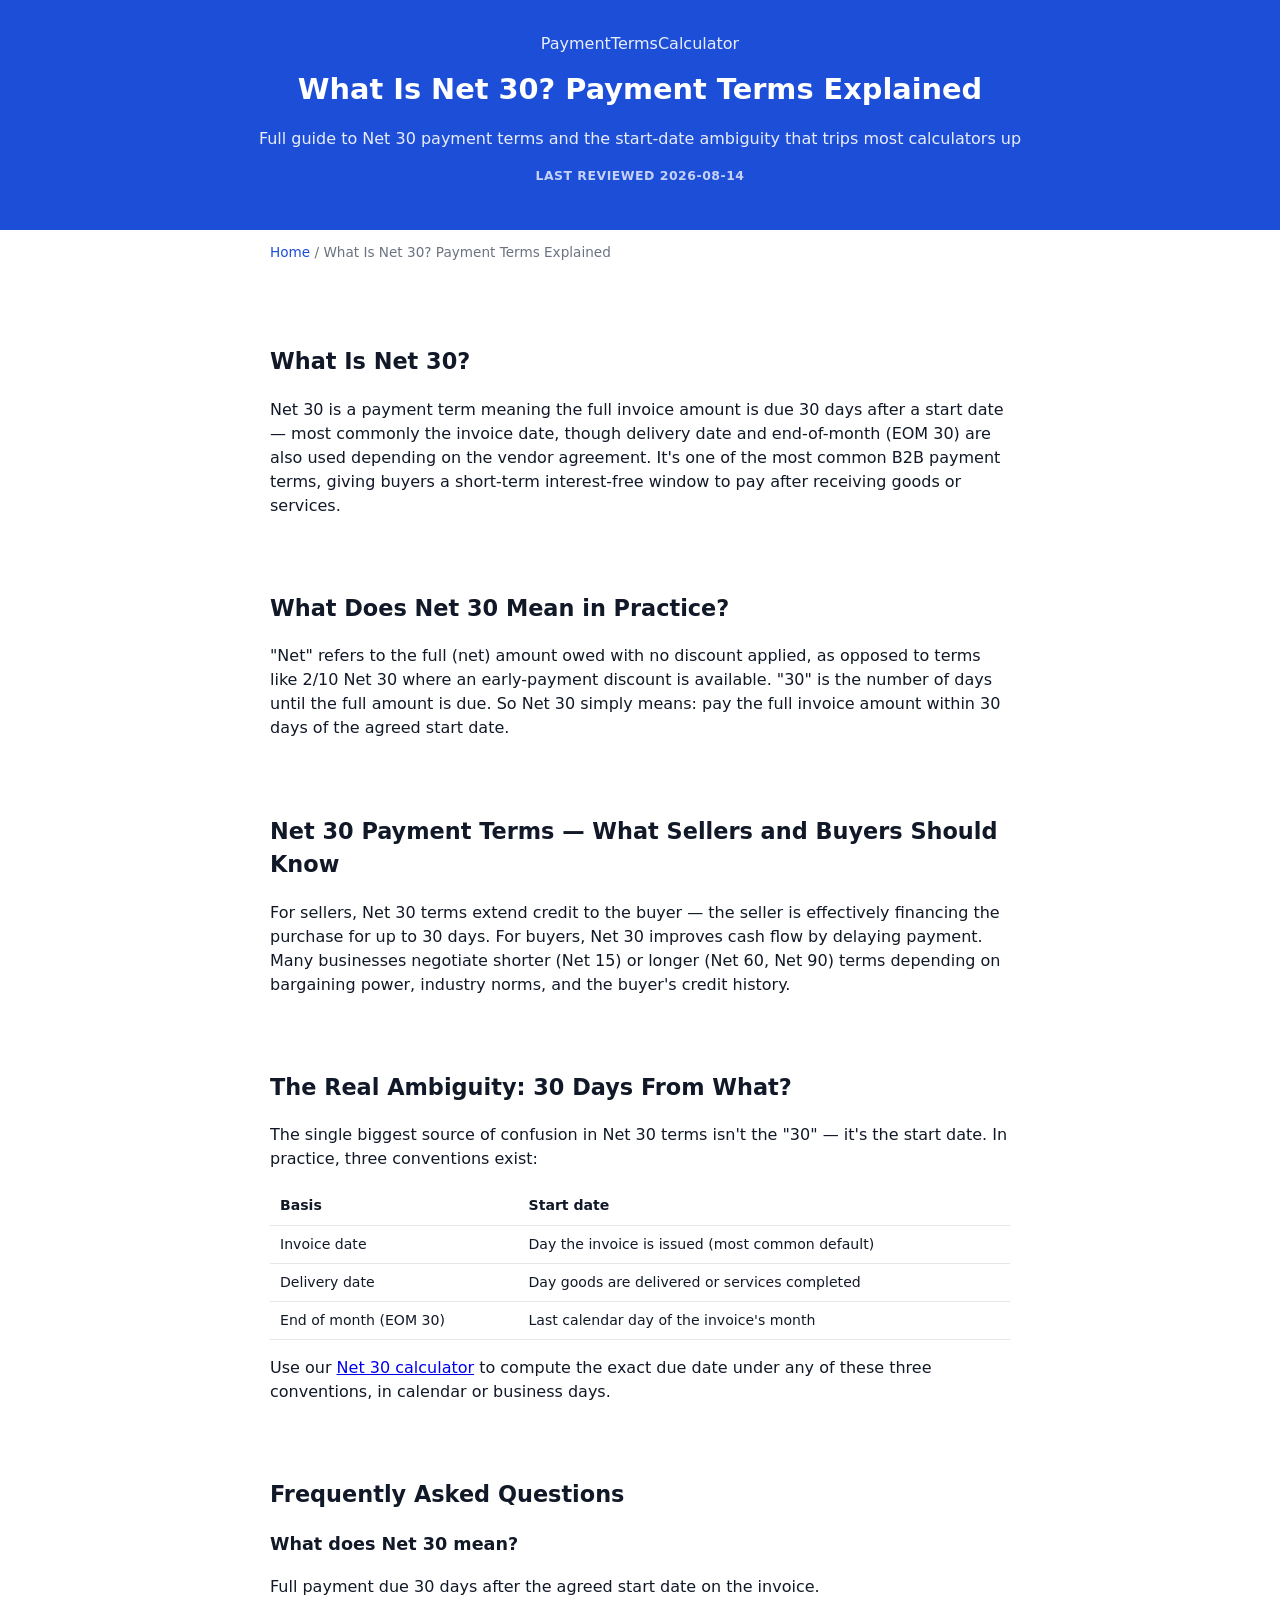
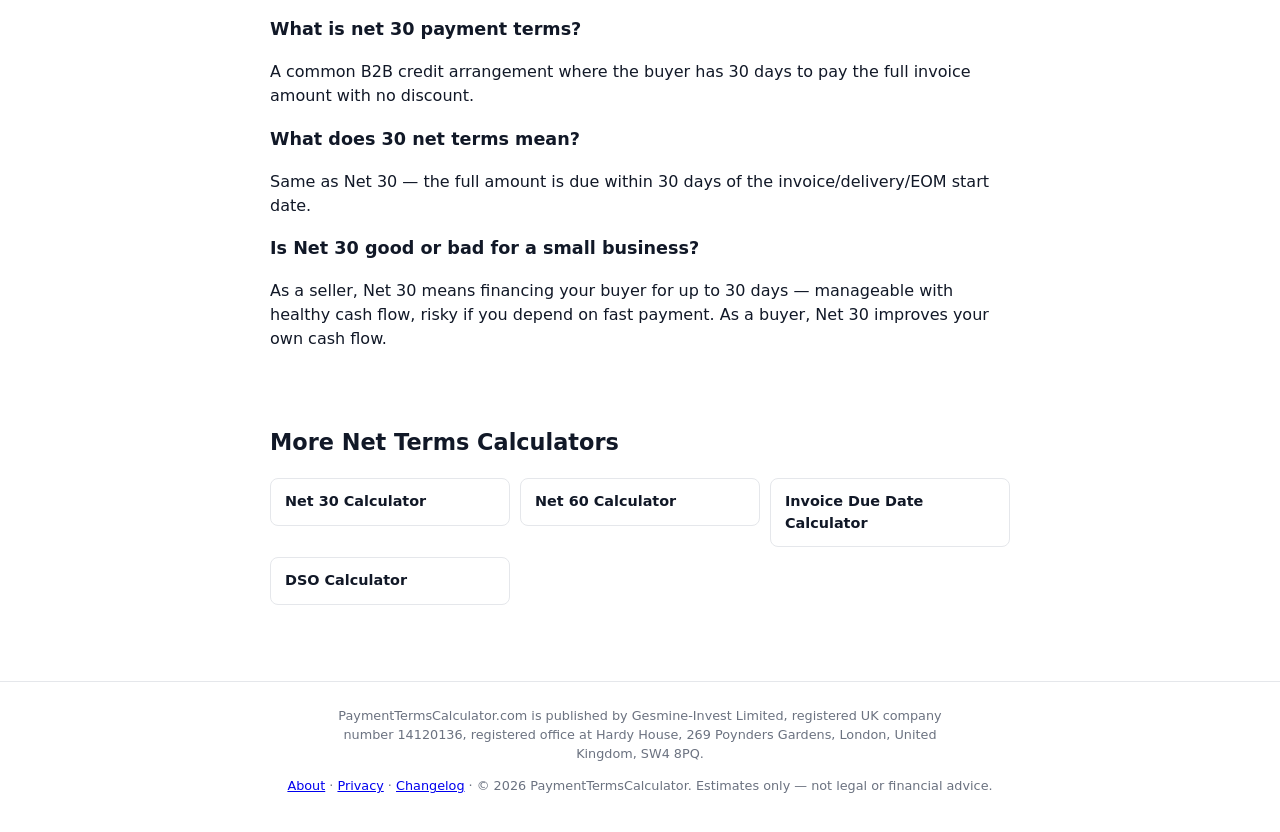
<file: net-30-payment-terms-explained/index.html>
<!DOCTYPE html>
<html lang="en">
<head>
<meta charset="UTF-8">
<meta name="viewport" content="width=device-width, initial-scale=1.0">
<title>What Is Net 30? Payment Terms Explained (2026)</title>
<meta name="description" content="Net 30 payment terms explained: what it means, how the start date works (invoice, delivery, or EOM), and how it compares to other net terms.">
<link rel="canonical" href="https://paymenttermscalculator.com/net-30-payment-terms-explained/">
<meta property="og:title" content="What Is Net 30? Payment Terms Explained (2026)">
<meta property="og:description" content="Net 30 payment terms explained: what it means, how the start date works (invoice, delivery, or EOM), and how it compares to other net terms.">
<meta property="og:type" content="website">
<meta property="og:url" content="https://paymenttermscalculator.com/net-30-payment-terms-explained/">
<meta name="twitter:card" content="summary_large_image">
<meta name="google-site-verification" content="yZ4W-J5cxLhgf62e8ZMlWVyIHTKuGg93hFYg3uhtFoU" />
<link rel="icon" href="/favicon.svg" type="image/svg+xml">
<link rel="icon" href="/favicon.png" type="image/png">
<link rel="stylesheet" href="/assets/styles.css">
<script type="application/ld+json">{"@context":"https://schema.org","@graph":[{"@type":"Article","headline":"What Is Net 30? Payment Terms Explained","dateModified":"2026-08-14","author":{"@type":"Organization","name":"Gesmine-Invest Limited","legalName":"Gesmine-Invest Limited","url":"https://paymenttermscalculator.com","identifier":{"@type":"PropertyValue","propertyID":"UK Company Number","value":"14120136"},"address":{"@type":"PostalAddress","streetAddress":"Hardy House, 269 Poynders Gardens","addressLocality":"London","postalCode":"SW4 8PQ","addressCountry":"GB"}},"publisher":{"@type":"Organization","name":"Gesmine-Invest Limited","legalName":"Gesmine-Invest Limited","url":"https://paymenttermscalculator.com","identifier":{"@type":"PropertyValue","propertyID":"UK Company Number","value":"14120136"},"address":{"@type":"PostalAddress","streetAddress":"Hardy House, 269 Poynders Gardens","addressLocality":"London","postalCode":"SW4 8PQ","addressCountry":"GB"}}},{"@type":"FAQPage","mainEntity":[{"@type":"Question","name":"What does Net 30 mean?","acceptedAnswer":{"@type":"Answer","text":"Full payment due 30 days after the agreed start date on the invoice."}},{"@type":"Question","name":"What is net 30 payment terms?","acceptedAnswer":{"@type":"Answer","text":"A common B2B credit arrangement where the buyer has 30 days to pay the full invoice amount with no discount."}},{"@type":"Question","name":"What does 30 net terms mean?","acceptedAnswer":{"@type":"Answer","text":"Same as Net 30 — the full amount is due within 30 days of the invoice, delivery, or end-of-month start date."}},{"@type":"Question","name":"Is Net 30 good or bad for a small business?","acceptedAnswer":{"@type":"Answer","text":"As a seller, Net 30 means financing your buyer for up to 30 days. As a buyer, it improves your own cash flow."}}]},{"@type":"BreadcrumbList","itemListElement":[{"@type":"ListItem","position":1,"name":"Home","item":"https://paymenttermscalculator.com/"},{"@type":"ListItem","position":2,"name":"What Is Net 30?","item":"https://paymenttermscalculator.com/net-30-payment-terms-explained/"}]}]}</script>
</head>
<body>
<header>
  <a href="/">PaymentTermsCalculator</a>
  <h1>What Is Net 30? Payment Terms Explained</h1>
  <p>Full guide to Net 30 payment terms and the start-date ambiguity that trips most calculators up</p>
  <p class="reviewed-badge">Last reviewed 2026-08-14</p>
</header>
<nav class="crumbs"><a href="/">Home</a> / What Is Net 30? Payment Terms Explained</nav>
<main>

<section>
  <h2>What Is Net 30?</h2>
  <p>Net 30 is a payment term meaning the full invoice amount is due 30 days after a start date — most commonly the invoice date, though delivery date and end-of-month (EOM 30) are also used depending on the vendor agreement. It's one of the most common B2B payment terms, giving buyers a short-term interest-free window to pay after receiving goods or services.</p>
</section>
<section>
  <h2>What Does Net 30 Mean in Practice?</h2>
  <p>"Net" refers to the full (net) amount owed with no discount applied, as opposed to terms like 2/10 Net 30 where an early-payment discount is available. "30" is the number of days until the full amount is due. So Net 30 simply means: pay the full invoice amount within 30 days of the agreed start date.</p>
</section>
<section>
  <h2>Net 30 Payment Terms — What Sellers and Buyers Should Know</h2>
  <p>For sellers, Net 30 terms extend credit to the buyer — the seller is effectively financing the purchase for up to 30 days. For buyers, Net 30 improves cash flow by delaying payment. Many businesses negotiate shorter (Net 15) or longer (Net 60, Net 90) terms depending on bargaining power, industry norms, and the buyer's credit history.</p>
</section>
<section>
  <h2>The Real Ambiguity: 30 Days From What?</h2>
  <p>The single biggest source of confusion in Net 30 terms isn't the "30" — it's the start date. In practice, three conventions exist:</p>
  <table>
    <tr><th>Basis</th><th>Start date</th></tr>
    <tr><td>Invoice date</td><td>Day the invoice is issued (most common default)</td></tr>
    <tr><td>Delivery date</td><td>Day goods are delivered or services completed</td></tr>
    <tr><td>End of month (EOM 30)</td><td>Last calendar day of the invoice's month</td></tr>
  </table>
  <p>Use our <a href="/">Net 30 calculator</a> to compute the exact due date under any of these three conventions, in calendar or business days.</p>
</section>
<section>
  <h2>Frequently Asked Questions</h2>
  <div class="faq-item"><h3>What does Net 30 mean?</h3><p>Full payment due 30 days after the agreed start date on the invoice.</p></div>
  <div class="faq-item"><h3>What is net 30 payment terms?</h3><p>A common B2B credit arrangement where the buyer has 30 days to pay the full invoice amount with no discount.</p></div>
  <div class="faq-item"><h3>What does 30 net terms mean?</h3><p>Same as Net 30 — the full amount is due within 30 days of the invoice/delivery/EOM start date.</p></div>
  <div class="faq-item"><h3>Is Net 30 good or bad for a small business?</h3><p>As a seller, Net 30 means financing your buyer for up to 30 days — manageable with healthy cash flow, risky if you depend on fast payment. As a buyer, Net 30 improves your own cash flow.</p></div>
</section>
<section>
  <h2>More Net Terms Calculators</h2>
  <ul class="tool-links">
    <li><a href="/">Net 30 Calculator</a></li>
    <li><a href="/net-60-calculator/">Net 60 Calculator</a></li>
    <li><a href="/invoice-due-date-calculator/">Invoice Due Date Calculator</a></li>
    <li><a href="/days-sales-outstanding-calculator/">DSO Calculator</a></li>
  </ul>
</section>
</main>
<footer>
<p>PaymentTermsCalculator.com is published by Gesmine-Invest Limited, registered UK company number 14120136, registered office at Hardy House, 269 Poynders Gardens, London, United Kingdom, SW4 8PQ.</p>
<p><a href="/about/">About</a> · <a href="/privacy/">Privacy</a> · <a href="/changelog/">Changelog</a> · &copy; 2026 PaymentTermsCalculator. Estimates only — not legal or financial advice.</p>
</footer>
<script src="/assets/calc-engine.js"></script>
</body>
</html>
</file>
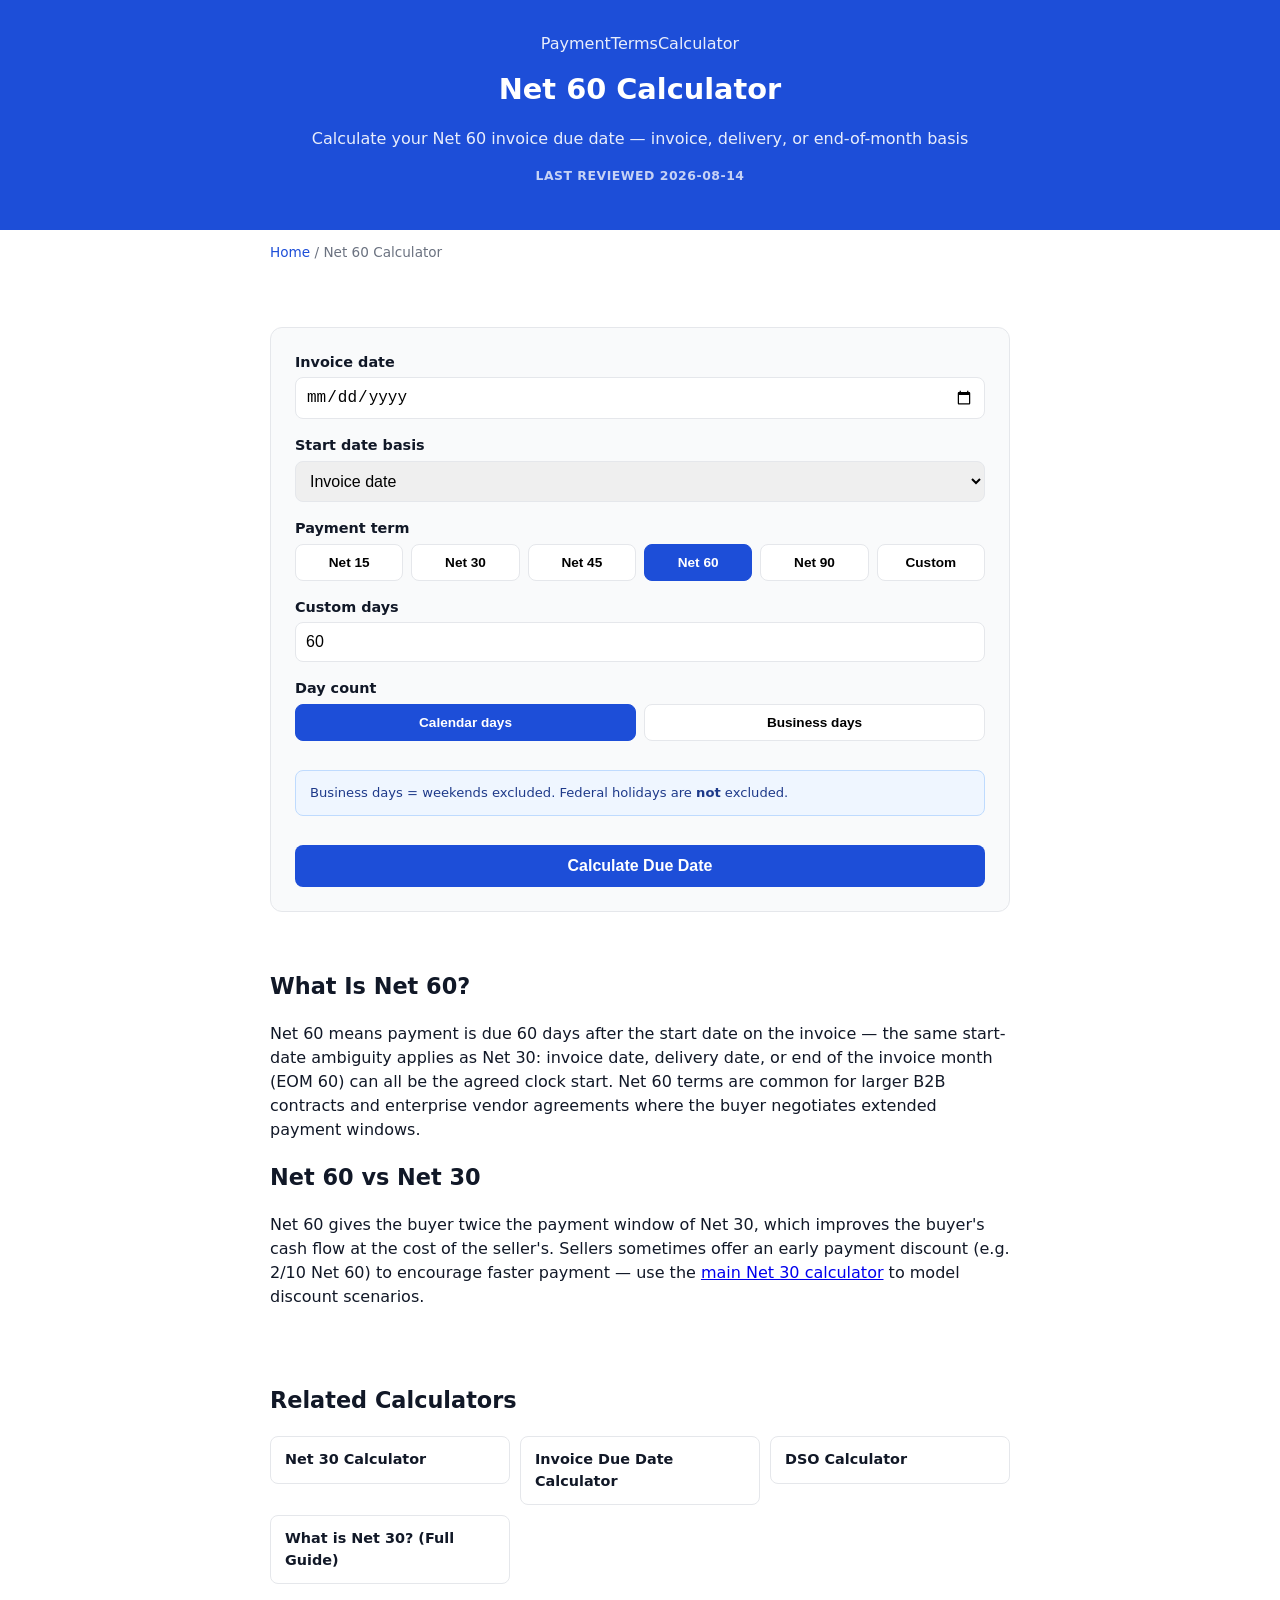
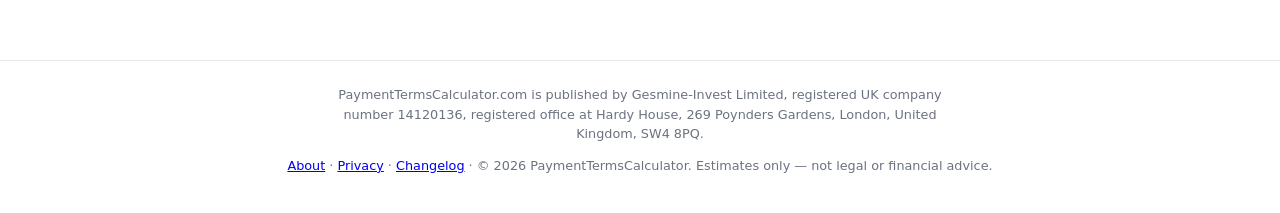
<file: net-60-calculator/index.html>
<!DOCTYPE html>
<html lang="en">
<head>
<meta charset="UTF-8">
<meta name="viewport" content="width=device-width, initial-scale=1.0">
<title>Net 60 Calculator — Invoice Due Date (2026)</title>
<meta name="description" content="Free Net 60 due date calculator with a start-date selector (invoice, delivery, or end of month) and business-days option.">
<link rel="canonical" href="https://paymenttermscalculator.com/net-60-calculator/">
<meta property="og:title" content="Net 60 Calculator — Invoice Due Date (2026)">
<meta property="og:description" content="Free Net 60 due date calculator with a start-date selector (invoice, delivery, or end of month) and business-days option.">
<meta property="og:type" content="website">
<meta property="og:url" content="https://paymenttermscalculator.com/net-60-calculator/">
<meta name="twitter:card" content="summary_large_image">
<meta name="google-site-verification" content="yZ4W-J5cxLhgf62e8ZMlWVyIHTKuGg93hFYg3uhtFoU" />
<link rel="icon" href="/favicon.svg" type="image/svg+xml">
<link rel="icon" href="/favicon.png" type="image/png">
<link rel="stylesheet" href="/assets/styles.css">
<script type="application/ld+json">{"@context":"https://schema.org","@graph":[{"@type":"WebApplication","applicationCategory":"FinanceApplication","operatingSystem":"Any","offers":{"@type":"Offer","price":"0","priceCurrency":"USD"},"dateModified":"2026-08-14","author":{"@type":"Organization","name":"Gesmine-Invest Limited","legalName":"Gesmine-Invest Limited","url":"https://paymenttermscalculator.com","identifier":{"@type":"PropertyValue","propertyID":"UK Company Number","value":"14120136"},"address":{"@type":"PostalAddress","streetAddress":"Hardy House, 269 Poynders Gardens","addressLocality":"London","postalCode":"SW4 8PQ","addressCountry":"GB"}},"publisher":{"@type":"Organization","name":"Gesmine-Invest Limited","legalName":"Gesmine-Invest Limited","url":"https://paymenttermscalculator.com","identifier":{"@type":"PropertyValue","propertyID":"UK Company Number","value":"14120136"},"address":{"@type":"PostalAddress","streetAddress":"Hardy House, 269 Poynders Gardens","addressLocality":"London","postalCode":"SW4 8PQ","addressCountry":"GB"}},"version":"2026-08-v1","name":"Net 60 Calculator","description":"Free calculator for Net 60 invoice due dates with a start-date basis selector (invoice, delivery, or end of month) and calendar/business-day modes."},{"@type":"FAQPage","mainEntity":[{"@type":"Question","name":"What does Net 60 mean?","acceptedAnswer":{"@type":"Answer","text":"Payment is due 60 days after the start date on the invoice — invoice date, delivery date, or end of month, depending on the agreed terms."}},{"@type":"Question","name":"How is a Net 60 due date calculated?","acceptedAnswer":{"@type":"Answer","text":"Due date = start date + 60 days. Enter your invoice date and start-date basis above for the exact due date."}}]},{"@type":"BreadcrumbList","itemListElement":[{"@type":"ListItem","position":1,"name":"Home","item":"https://paymenttermscalculator.com/"},{"@type":"ListItem","position":2,"name":"Net 60 Calculator","item":"https://paymenttermscalculator.com/net-60-calculator/"}]}]}</script>
</head>
<body>
<header>
  <a href="/">PaymentTermsCalculator</a>
  <h1>Net 60 Calculator</h1>
  <p>Calculate your Net 60 invoice due date — invoice, delivery, or end-of-month basis</p>
  <p class="reviewed-badge">Last reviewed 2026-08-14</p>
</header>
<nav class="crumbs"><a href="/">Home</a> / Net 60 Calculator</nav>
<main>

<section>
  <form onsubmit="event.preventDefault(); calcDueDate();">
    <label>Invoice date<input type="date" id="invoiceDate" onchange="calcDueDate()"></label>
    <label>Start date basis
      <select id="basis" onchange="toggleBasisInputs(); calcDueDate();">
        <option value="invoice">Invoice date</option>
        <option value="delivery">Delivery date</option>
        <option value="eom">End of invoice month (EOM)</option>
      </select>
    </label>
    <label id="deliveryRow" style="display:none;">Delivery date<input type="date" id="deliveryDate" onchange="calcDueDate()"></label>
    <label>Payment term
      <div class="toggle-group" id="term-toggle">
        <button type="button" onclick="setTerm(this,15)">Net 15</button>
        <button type="button" onclick="setTerm(this,30)">Net 30</button>
        <button type="button" onclick="setTerm(this,45)">Net 45</button>
        <button type="button" class="active" onclick="setTerm(this,60)">Net 60</button>
        <button type="button" onclick="setTerm(this,90)">Net 90</button>
        <button type="button" onclick="setTerm(this,'custom')">Custom</button>
      </div>
    </label>
    <label class="concession-input" style="display:flex;"><span>Custom days</span><input type="number" id="customDays" min="1" value="60" onchange="calcDueDate()"></label>
    <label>Day count
      <div class="toggle-group" id="daymode-toggle">
        <button type="button" class="active" onclick="setDayMode(this,'calendar')">Calendar days</button>
        <button type="button" onclick="setDayMode(this,'business')">Business days</button>
      </div>
    </label>
    <p class="basis-note">Business days = weekends excluded. Federal holidays are <strong>not</strong> excluded.</p>
    <button type="submit" class="submit-btn">Calculate Due Date</button>
  </form>
  <div id="results" style="display:none;margin-top:20px;padding:20px;background:var(--brand-light);border-radius:var(--radius);">
    <div class="result-amount" id="r-due"></div>
    <div class="result-row"><span>Start date used</span><span id="r-start"></span></div>
    <div class="result-row"><span>Days remaining</span><span id="r-remaining"></span></div>
    <div id="discount-result-row" style="display:none;"></div>
  </div>
</section>
<section>
  <h2>What Is Net 60?</h2>
  <p>Net 60 means payment is due 60 days after the start date on the invoice — the same start-date ambiguity applies as Net 30: invoice date, delivery date, or end of the invoice month (EOM 60) can all be the agreed clock start. Net 60 terms are common for larger B2B contracts and enterprise vendor agreements where the buyer negotiates extended payment windows.</p>
  <h2>Net 60 vs Net 30</h2>
  <p>Net 60 gives the buyer twice the payment window of Net 30, which improves the buyer's cash flow at the cost of the seller's. Sellers sometimes offer an early payment discount (e.g. 2/10 Net 60) to encourage faster payment — use the <a href="/">main Net 30 calculator</a> to model discount scenarios.</p>
</section>
<section>
  <h2>Related Calculators</h2>
  <ul class="tool-links">
    <li><a href="/">Net 30 Calculator</a></li>
    <li><a href="/invoice-due-date-calculator/">Invoice Due Date Calculator</a></li>
    <li><a href="/days-sales-outstanding-calculator/">DSO Calculator</a></li>
    <li><a href="/net-30-payment-terms-explained/">What is Net 30? (Full Guide)</a></li>
  </ul>
</section>
</main>
<footer>
<p>PaymentTermsCalculator.com is published by Gesmine-Invest Limited, registered UK company number 14120136, registered office at Hardy House, 269 Poynders Gardens, London, United Kingdom, SW4 8PQ.</p>
<p><a href="/about/">About</a> · <a href="/privacy/">Privacy</a> · <a href="/changelog/">Changelog</a> · &copy; 2026 PaymentTermsCalculator. Estimates only — not legal or financial advice.</p>
</footer>
<script src="/assets/calc-engine.js"></script>
</body>
</html>
</file>
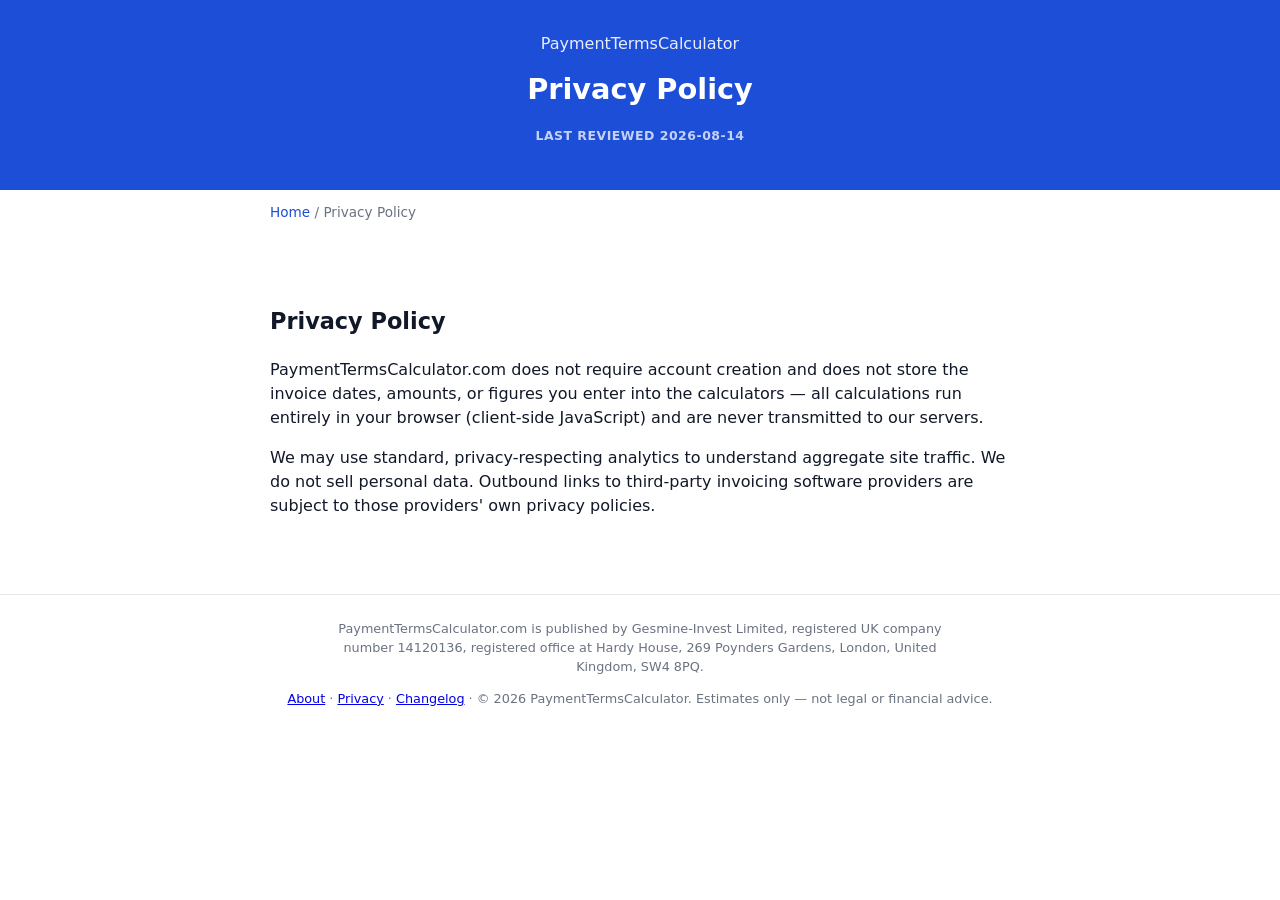
<file: privacy/index.html>
<!DOCTYPE html>
<html lang="en">
<head>
<meta charset="UTF-8">
<meta name="viewport" content="width=device-width, initial-scale=1.0">
<title>Privacy Policy — PaymentTermsCalculator.com</title>
<meta name="description" content="Privacy policy for PaymentTermsCalculator.com.">
<link rel="canonical" href="https://paymenttermscalculator.com/privacy/">
<meta property="og:title" content="Privacy Policy — PaymentTermsCalculator.com">
<meta property="og:description" content="Privacy policy for PaymentTermsCalculator.com.">
<meta property="og:type" content="website">
<meta property="og:url" content="https://paymenttermscalculator.com/privacy/">
<meta name="twitter:card" content="summary_large_image">
<meta name="google-site-verification" content="yZ4W-J5cxLhgf62e8ZMlWVyIHTKuGg93hFYg3uhtFoU" />
<link rel="icon" href="/favicon.svg" type="image/svg+xml">
<link rel="icon" href="/favicon.png" type="image/png">
<link rel="stylesheet" href="/assets/styles.css">
<script type="application/ld+json">{"@context":"https://schema.org","@graph":[{"@type":"Organization","name":"Gesmine-Invest Limited","legalName":"Gesmine-Invest Limited","url":"https://paymenttermscalculator.com","identifier":{"@type":"PropertyValue","propertyID":"UK Company Number","value":"14120136"},"address":{"@type":"PostalAddress","streetAddress":"Hardy House, 269 Poynders Gardens","addressLocality":"London","postalCode":"SW4 8PQ","addressCountry":"GB"}}]}</script>
</head>
<body>
<header>
  <a href="/">PaymentTermsCalculator</a>
  <h1>Privacy Policy</h1>
  <p></p>
  <p class="reviewed-badge">Last reviewed 2026-08-14</p>
</header>
<nav class="crumbs"><a href="/">Home</a> / Privacy Policy</nav>
<main>

<section>
  <h2>Privacy Policy</h2>
  <p>PaymentTermsCalculator.com does not require account creation and does not store the invoice dates, amounts, or figures you enter into the calculators — all calculations run entirely in your browser (client-side JavaScript) and are never transmitted to our servers.</p>
  <p>We may use standard, privacy-respecting analytics to understand aggregate site traffic. We do not sell personal data. Outbound links to third-party invoicing software providers are subject to those providers' own privacy policies.</p>
</section>
</main>
<footer>
<p>PaymentTermsCalculator.com is published by Gesmine-Invest Limited, registered UK company number 14120136, registered office at Hardy House, 269 Poynders Gardens, London, United Kingdom, SW4 8PQ.</p>
<p><a href="/about/">About</a> · <a href="/privacy/">Privacy</a> · <a href="/changelog/">Changelog</a> · &copy; 2026 PaymentTermsCalculator. Estimates only — not legal or financial advice.</p>
</footer>
<script src="/assets/calc-engine.js"></script>
</body>
</html>
</file>
<file: assets/styles.css>
:root {
  --brand: #1d4ed8;
  --brand-light: #dbeafe;
  --text: #111827;
  --muted: #6b7280;
  --border: #e5e7eb;
  --bg: #f9fafb;
  --radius: 12px;
}
* { box-sizing: border-box; }
body { font-family: system-ui, -apple-system, sans-serif; color: var(--text); margin: 0; background: #fff; line-height: 1.5; }
header { background: var(--brand); color: #fff; padding: 32px 20px; }
header a { color: rgba(255,255,255,.9); text-decoration: none; }
header h1 { margin: 12px 0 4px; font-size: 1.8rem; }
header p { color: rgba(255,255,255,.9); }
h2 { font-size: 1.4rem; }
h3 { font-size: 1.1rem; }
header .badge { color: rgba(255,255,255,.85); font-size: 1.7rem; }
header .reviewed-badge { color: rgba(255,255,255,.75); font-size: .78rem; margin-top: 6px; text-transform: uppercase; letter-spacing: .5px; font-weight: 600; }
footer p:first-child { max-width: 640px; margin: 0 auto 8px; }
.disclaimer-banner { background: #fef3c7; border-bottom: 1px solid #fde68a; padding: 12px 20px; font-size: .9rem; color: #78350f; }
main { max-width: 780px; margin: 0 auto; padding: 24px 20px 60px; }
nav.crumbs { max-width: 780px; margin: 0 auto; padding: 12px 20px 0; font-size: .85rem; color: var(--muted); }
nav.crumbs a { color: var(--brand); text-decoration: none; }
form { display: grid; gap: 16px; background: var(--bg); border: 1px solid var(--border); border-radius: var(--radius); padding: 24px; }
label { display: flex; flex-direction: column; gap: 4px; font-size: .9rem; font-weight: 600; }
input, select { padding: 10px; border: 1px solid var(--border); border-radius: 8px; font-size: 1rem; }
.toggle-group { display: flex; gap: 8px; flex-wrap: wrap; }
.toggle-group button { flex: 1; min-width: 90px; padding: 10px; border: 1px solid var(--border); border-radius: 8px; background: #fff; cursor: pointer; font-weight: 600; font-size: .85rem; }
.toggle-group button.active { background: var(--brand); color: #fff; border-color: var(--brand); }
.concession-input { display: none; }
.concession-input.visible { display: flex; }
button.submit-btn { background: var(--brand); color: #fff; border: none; padding: 12px; border-radius: 8px; font-size: 1rem; font-weight: 600; cursor: pointer; }
#results-block { margin-top: 20px; padding: 20px; background: var(--brand-light); border-radius: var(--radius); display: none; }
#results-block.visible { display: block; }
.result-amount { font-size: 2rem; font-weight: 800; margin: 0 0 8px; }
.result-row { display: flex; justify-content: space-between; padding: 6px 0; border-bottom: 1px solid rgba(0,0,0,.08); font-size: .95rem; }
.result-row:last-child { border-bottom: none; }
.privacy-note { font-size: .8rem; color: var(--muted); margin-top: 8px; }
section { margin-top: 40px; }
main > section { overflow-x: auto; }
.methodology { font-size: .85rem; color: var(--muted); border-top: 1px solid var(--border); padding-top: 20px; }
footer { text-align: center; color: var(--muted); font-size: .8rem; padding: 24px; border-top: 1px solid var(--border); }
.formula-section { background: #f8fafc; border: 1px solid #e2e8f0; border-radius: var(--radius); padding: 24px; overflow-x: auto; }
.formula-section .source-line { color: #64748b; font-size: .78rem; text-transform: uppercase; letter-spacing: .5px; font-weight: 600; }
.formula-section table, main > section > table { width: 100%; border-collapse: collapse; font-size: .88rem; margin: 12px 0; }
.formula-section th, .formula-section td, main > section > table th, main > section > table td { text-align: left; padding: 8px 10px; border-bottom: 1px solid var(--border); }
.formula-code { background: #1e3a5f; color: #e2e8f0; border-radius: 8px; padding: 16px 18px; font-family: 'Courier New', monospace; font-size: .82rem; line-height: 1.9; }
.formula-footnote { font-size: .78rem; color: #94a3b8; margin-top: 12px; }
.source-range-note { background: #fffbeb; border: 1px solid #fde68a; border-radius: 8px; padding: 14px 16px; font-size: .85rem; color: #78350f; margin: 16px 0; }
.cta-leadgen { display: block; text-align: center; background: #111827; color: #fff; padding: 16px 20px; border-radius: 8px; text-decoration: none; font-weight: 600; margin-top: 16px; }
.cta-leadgen small { display: block; font-weight: 400; color: rgba(255,255,255,.7); margin-top: 4px; font-size: .75rem; }
.tool-links { display: grid; grid-template-columns: repeat(auto-fill, minmax(180px, 1fr)); gap: 10px; list-style: none; padding: 0; }
.tool-links a { display: block; padding: 12px 14px; border: 1px solid var(--border); border-radius: 8px; text-decoration: none; color: var(--text); font-weight: 600; font-size: .9rem; }
.tool-links a:hover { border-color: var(--brand); }
.basis-note { background: #eff6ff; border: 1px solid #bfdbfe; border-radius: 8px; padding: 12px 14px; font-size: .82rem; color: #1e3a8a; }
@media (min-width: 641px) {
  header { text-align: center; }
}
@media (max-width: 640px) {
  header h1 { font-size: 1.4rem; }
  h2 { font-size: 1.15rem; }
  h3 { font-size: 1rem; }
  .formula-code { padding: 12px 14px; line-height: 1.6; font-size: .78rem; }
  header .badge { font-size: .85rem; }
  .disclaimer-banner { font-size: .8rem; }
  .result-amount { font-size: 1.6rem; }
  footer { font-size: .78rem; }
}
</file>
